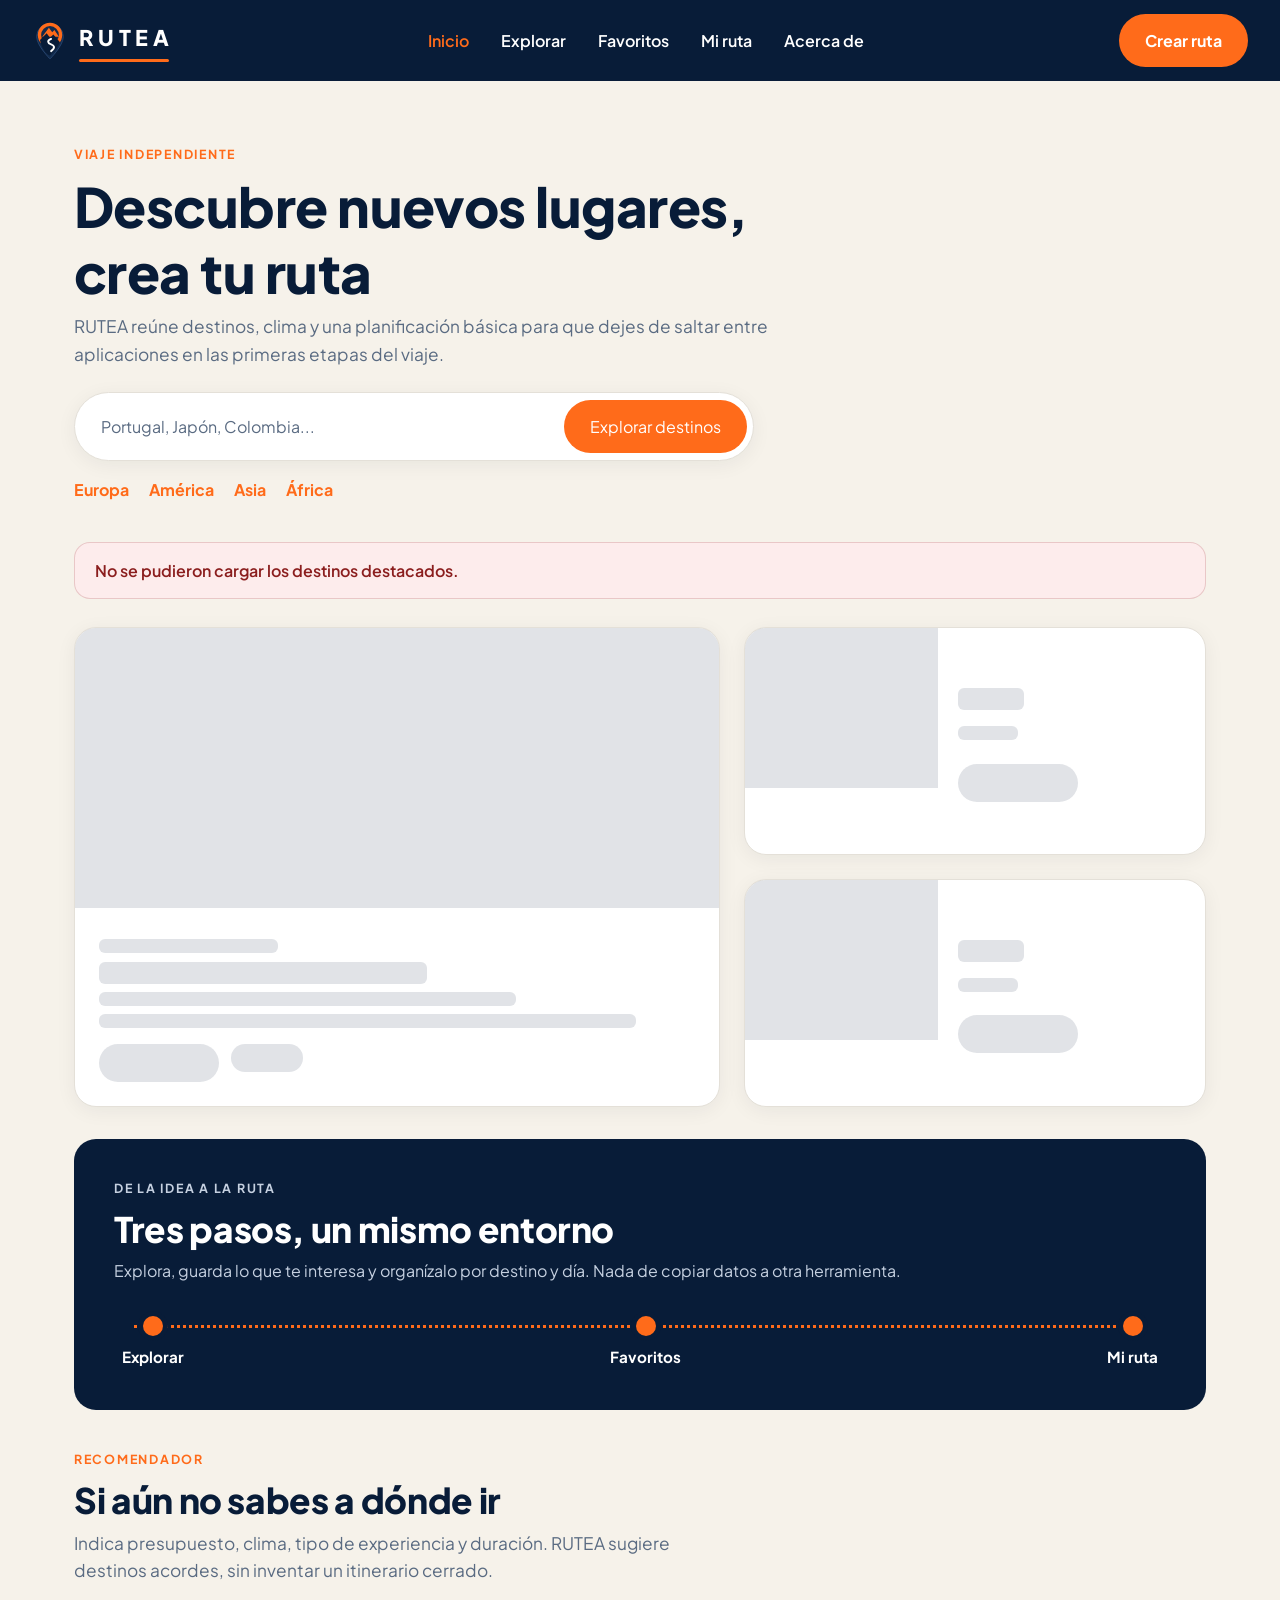
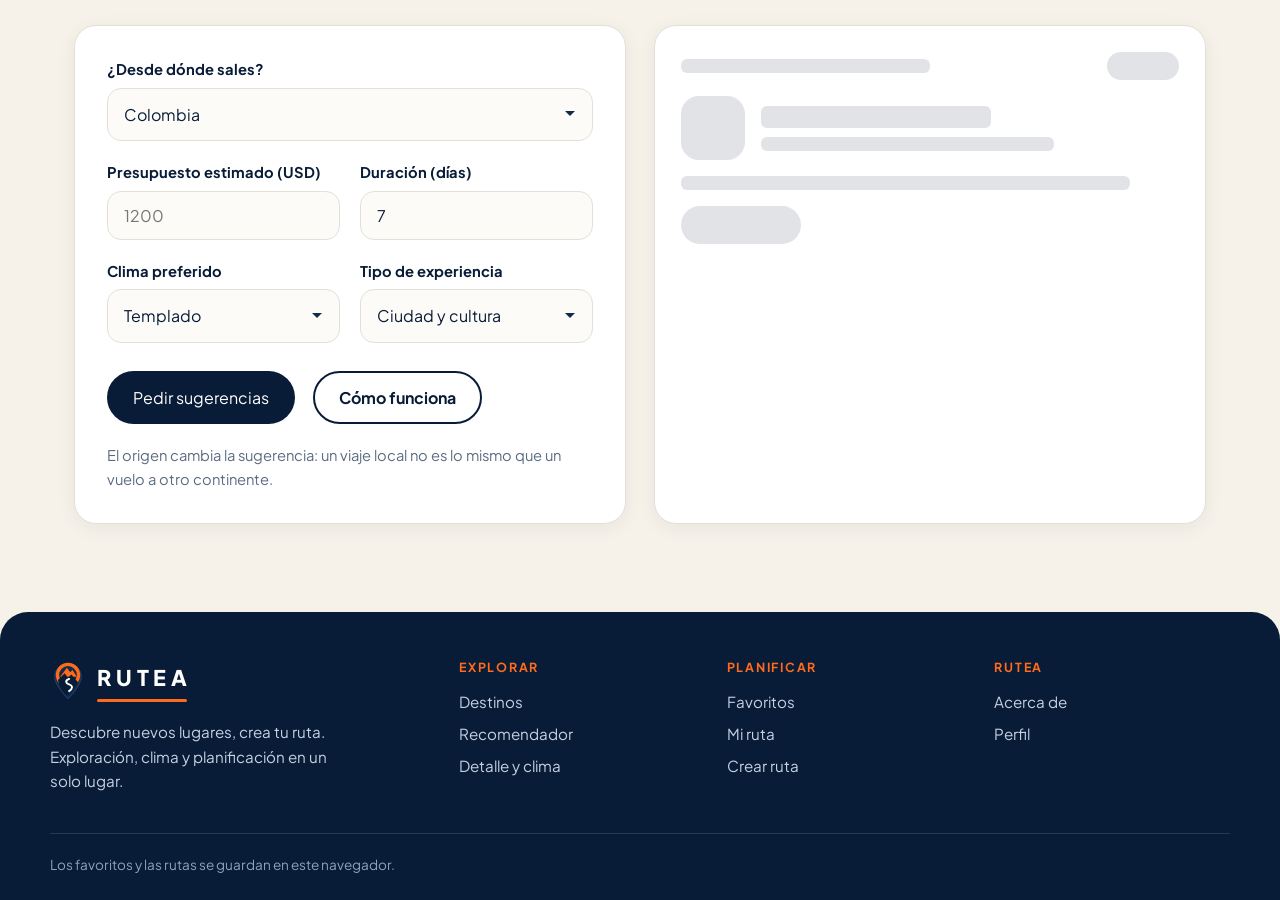
<file: index.html>
<!DOCTYPE html>
<html lang="es">
<head>
  <meta charset="UTF-8">
  <meta name="viewport" content="width=device-width, initial-scale=1">
  <title>RUTEA · Descubre nuevos lugares, crea tu ruta</title>
  <link rel="preconnect" href="https://fonts.googleapis.com">
  <link rel="preconnect" href="https://fonts.gstatic.com" crossorigin>
  <link href="https://fonts.googleapis.com/css2?family=Plus+Jakarta+Sans:wght@400;500;600;700;800&display=swap" rel="stylesheet">
  <link rel="stylesheet" href="styles.css">
</head>
<body>

<header class="navbar">
  <a href="index.html" class="brand" aria-label="RUTEA inicio">
    <svg class="brand-pin" viewBox="0 0 64 72" aria-hidden="true">
      <path d="M32 70C32 70 8 46 8 30a24 24 0 0 1 48 0c0 16-24 40-24 40Z" fill="#122B4D" stroke="#2C4A75" stroke-width="1.5"/>
      <circle cx="32" cy="27" r="19" fill="none" stroke="#FF6B1A" stroke-width="6"/>
      <path d="M18 30 30 14l6 8 4-4 8 12Z" fill="#FF6B1A"/>
      <path d="M14 36 26 24l6 8 6-6 12 14c-4 8-10 16-18 24C24 62 16 48 14 36Z" fill="#081C38"/>
      <path d="M34 34c-8 3-6 8 0 10s8 6 0 12" fill="none" stroke="#fff" stroke-width="3.5" stroke-linecap="round"/>
    </svg>
    <span class="brand-text">RUTEA<i></i></span>
  </a>
  <nav class="nav-links" aria-label="Principal">
    <a href="index.html" class="nav-link active">Inicio</a>
    <a href="explorar.html" class="nav-link">Explorar</a>
    <a href="favoritos.html" class="nav-link">Favoritos</a>
    <a href="mi-ruta.html" class="nav-link">Mi ruta</a>
    <a href="acerca.html" class="nav-link">Acerca de</a>
  </nav>
  <a href="crear-ruta.html" class="btn btn-orange nav-cta">Crear ruta</a>
</header>

<main class="container">

  <section class="hero">
    <p class="eyebrow">VIAJE INDEPENDIENTE</p>
    <h1>Descubre nuevos lugares, crea tu ruta</h1>
    <p class="lead">RUTEA reúne destinos, clima y una planificación básica para que dejes de saltar entre aplicaciones en las primeras etapas del viaje.</p>
    <form class="search-pill" action="explorar.html" method="get">
      <input type="text" name="q" placeholder="Portugal, Japón, Colombia..." aria-label="Buscar destino">
      <button type="submit" class="btn btn-orange">Explorar destinos</button>
    </form>
    <div class="mini-links">
      <a href="explorar.html?region=Europe" class="link-orange">Europa</a>
      <a href="explorar.html?region=Americas" class="link-orange">América</a>
      <a href="explorar.html?region=Asia" class="link-orange">Asia</a>
      <a href="explorar.html?region=Africa" class="link-orange">África</a>
    </div>
  </section>

  <section class="featured-grid" aria-label="Destinos destacados">

    <article class="card featured-big">
      <div class="media">
        <img class="photo" src="assets/destinations/PT.jpg" alt="Vista de Lisboa, Portugal" loading="lazy">
      </div>
      <div class="card-body">
        <p class="eyebrow">DESTACADO</p>
        <h2>Portugal</h2>
        <p class="meta">Lisboa · Europa · 10,3 millones de habitantes</p>
        <p>Capital, idiomas, moneda y clima actual en una sola ficha. El punto de partida más claro para armar una ruta atlántica.</p>
        <div class="actions">
          <a href="detalle-destino.html" class="btn btn-orange">Ver detalle</a>
          <a href="favoritos.html" class="link-orange">Agregar a favoritos</a>
        </div>
      </div>
    </article>

    <div class="featured-side">
      <article class="card featured-small">
        <div class="media">
          <img class="photo" src="assets/destinations/JP.jpg" alt="Templo en Kioto, Japón" loading="lazy">
        </div>
        <div class="card-body">
          <h3>Japón</h3>
          <p class="meta">Tokio · Asia</p>
          <span class="badge badge-blue">Tokio</span>
          <div class="actions"><a href="detalle-destino.html" class="btn btn-navy">Ver detalles</a></div>
        </div>
      </article>
      <article class="card featured-small">
        <div class="media">
          <img class="photo" src="assets/destinations/CO.jpg" alt="Lago de Guatapé, Colombia" loading="lazy">
        </div>
        <div class="card-body">
          <h3>Colombia</h3>
          <p class="meta">Bogotá · América</p>
          <span class="badge badge-blue">Bogotá</span>
          <div class="actions"><a href="detalle-destino.html" class="btn btn-navy">Ver detalles</a></div>
        </div>
      </article>
    </div>
  </section>

  <section class="banner-navy">
    <p class="eyebrow">DE LA IDEA A LA RUTA</p>
    <h2>Tres pasos, un mismo entorno</h2>
    <p>Explora, guarda lo que te interesa y organízalo por destino y día. Nada de copiar datos a otra herramienta.</p>
    <div class="steps-line" aria-label="Explorar, Favoritos, Mi ruta">
      <div class="step-node"><span class="dot"></span><b>Explorar</b></div>
      <div class="step-node"><span class="dot"></span><b>Favoritos</b></div>
      <div class="step-node"><span class="dot"></span><b>Mi ruta</b></div>
    </div>
  </section>

  <section id="recomendador" class="recomendador-block bottom-block">
    <div class="recomendador-intro">
      <p class="eyebrow">RECOMENDADOR</p>
      <h2>Si aún no sabes a dónde ir</h2>
      <p class="lead">Indica presupuesto, clima, tipo de experiencia y duración. RUTEA sugiere destinos acordes, sin inventar un itinerario cerrado.</p>
    </div>

    <div class="two-col recomendador-grid">
      <form id="recommend-form" class="card form-card recommend-form" novalidate>
        <div class="field">
          <label for="rec-origen">¿Desde dónde sales?</label>
          <select id="rec-origen" name="origen" required>
            <option value="CO" selected>Colombia</option>
            <option value="MX">México</option>
            <option value="AR">Argentina</option>
            <option value="PE">Perú</option>
            <option value="BR">Brasil</option>
            <option value="CL">Chile</option>
            <option value="US">Estados Unidos</option>
            <option value="ES">España</option>
          </select>
        </div>
        <div class="field-row">
          <div class="field">
            <label for="rec-presupuesto">Presupuesto estimado (USD)</label>
            <input id="rec-presupuesto" name="presupuesto" type="number" min="1" step="10" placeholder="1200" required>
          </div>
          <div class="field">
            <label for="rec-dias">Duración (días)</label>
            <input id="rec-dias" name="dias" type="number" min="1" max="60" value="7" required>
          </div>
        </div>
        <div class="field-row">
          <div class="field">
            <label for="rec-clima">Clima preferido</label>
            <select id="rec-clima" name="clima" required>
              <option value="calido">Cálido</option>
              <option value="templado" selected>Templado</option>
              <option value="frio">Frío</option>
            </select>
          </div>
          <div class="field">
            <label for="rec-experiencia">Tipo de experiencia</label>
            <select id="rec-experiencia" name="experiencia" required>
              <option value="ciudad" selected>Ciudad y cultura</option>
              <option value="naturaleza">Naturaleza</option>
              <option value="playa">Playa y relax</option>
              <option value="aventura">Aventura</option>
            </select>
          </div>
        </div>
        <div class="actions">
          <button type="submit" class="btn btn-navy">Pedir sugerencias</button>
          <a href="acerca.html" class="btn btn-outline">Cómo funciona</a>
        </div>
        <p class="meta recommend-hint">El origen cambia la sugerencia: un viaje local no es lo mismo que un vuelo a otro continente.</p>
      </form>

      <div class="card weather-card" aria-live="polite">
        <div class="card-head"><h3>Clima al salir</h3><span class="badge badge-peach">Origen</span></div>
        <p class="meta loading-msg">Cargando clima de la capital de origen…</p>
      </div>
    </div>

    <div id="recommend-results" class="recommend-results" hidden aria-live="polite"></div>
  </section>

</main>

<footer class="footer">
  <div class="footer-grid">
    <div class="footer-col">
      <a href="index.html" class="brand" aria-label="RUTEA inicio">
        <svg class="brand-pin" viewBox="0 0 64 72" aria-hidden="true">
          <path d="M32 70C32 70 8 46 8 30a24 24 0 0 1 48 0c0 16-24 40-24 40Z" fill="#122B4D" stroke="#2C4A75" stroke-width="1.5"/>
          <circle cx="32" cy="27" r="19" fill="none" stroke="#FF6B1A" stroke-width="6"/>
          <path d="M18 30 30 14l6 8 4-4 8 12Z" fill="#FF6B1A"/>
          <path d="M14 36 26 24l6 8 6-6 12 14c-4 8-10 16-18 24C24 62 16 48 14 36Z" fill="#081C38"/>
          <path d="M34 34c-8 3-6 8 0 10s8 6 0 12" fill="none" stroke="#fff" stroke-width="3.5" stroke-linecap="round"/>
        </svg>
        <span class="brand-text">RUTEA<i></i></span>
      </a>
      <p>Descubre nuevos lugares, crea tu ruta. Exploración, clima y planificación en un solo lugar.</p>
    </div>
    <div class="footer-col">
      <h4>EXPLORAR</h4>
      <a href="explorar.html">Destinos</a>
      <a href="index.html#recomendador">Recomendador</a>
      <a href="detalle-destino.html">Detalle y clima</a>
    </div>
    <div class="footer-col">
      <h4>PLANIFICAR</h4>
      <a href="favoritos.html">Favoritos</a>
      <a href="mi-ruta.html">Mi ruta</a>
      <a href="crear-ruta.html">Crear ruta</a>
    </div>
    <div class="footer-col">
      <h4>RUTEA</h4>
      <a href="acerca.html">Acerca de</a>
      <a href="perfil.html">Perfil</a>
    </div>
  </div>
  <p class="footer-bottom">Los favoritos y las rutas se guardan en este navegador.</p>
</footer>

<script type="module" src="js/pages/index.js"></script>
</body>
</html>
</file>
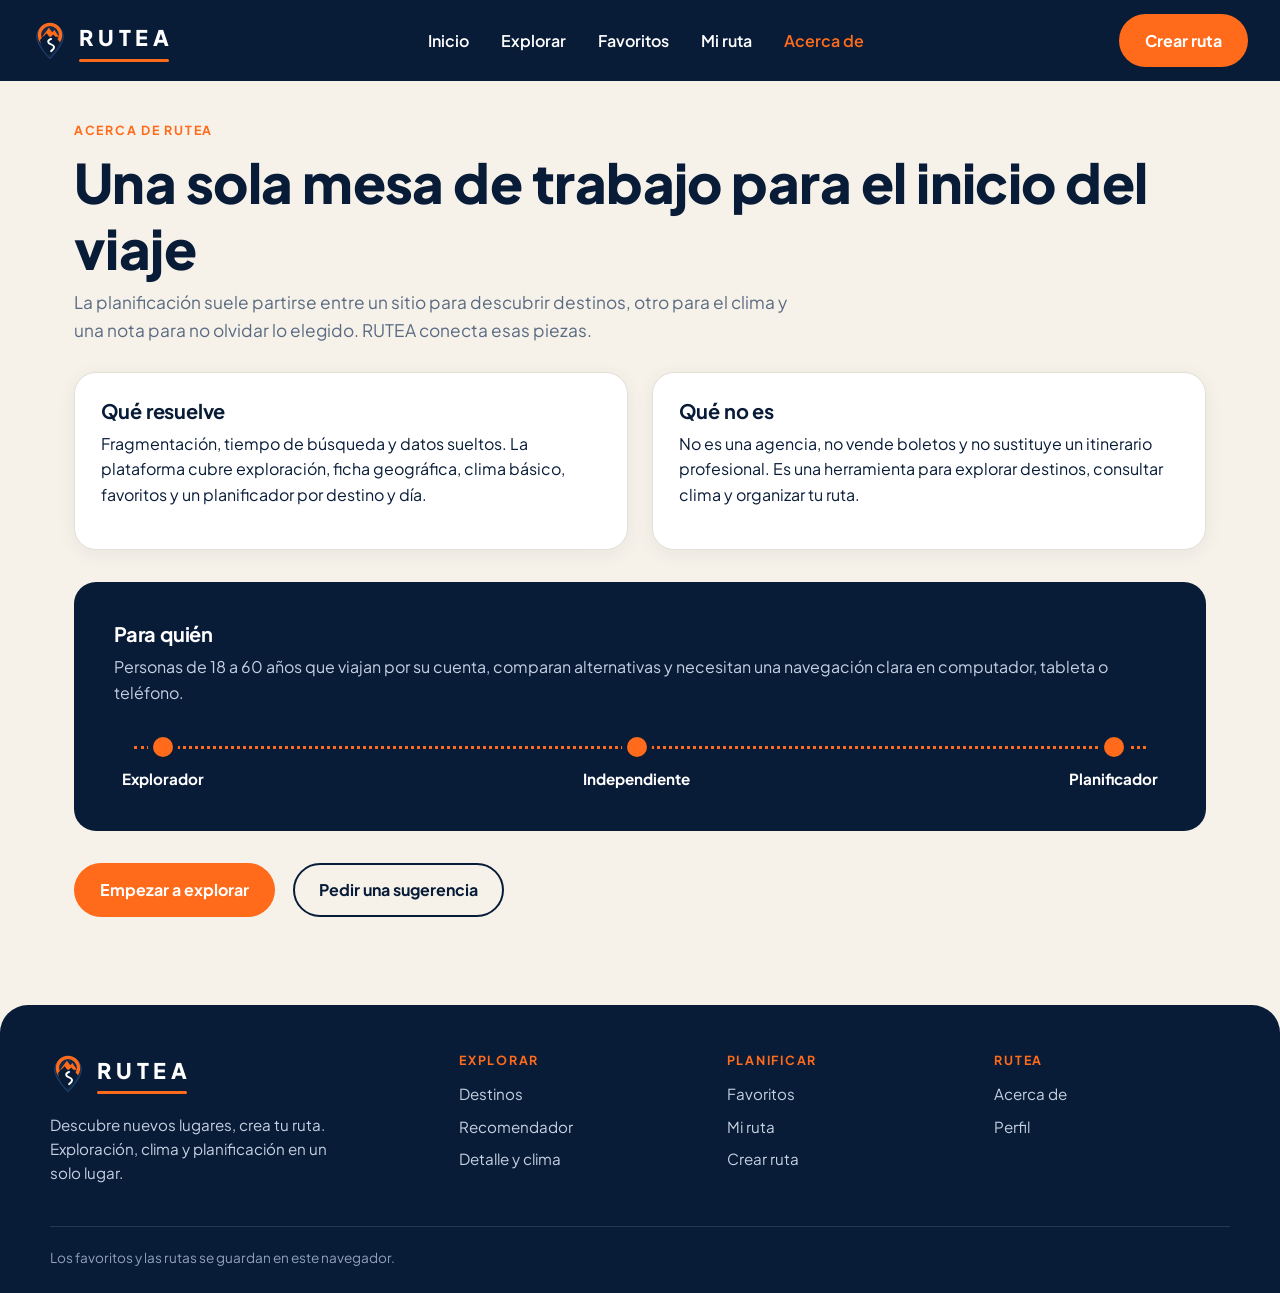
<file: acerca.html>
<!DOCTYPE html>
<html lang="es">
<head>
  <meta charset="UTF-8">
  <meta name="viewport" content="width=device-width, initial-scale=1">
  <title>Acerca de · RUTEA</title>
  <link rel="preconnect" href="https://fonts.googleapis.com">
  <link rel="preconnect" href="https://fonts.gstatic.com" crossorigin>
  <link href="https://fonts.googleapis.com/css2?family=Plus+Jakarta+Sans:wght@400;500;600;700;800&display=swap" rel="stylesheet">
  <link rel="stylesheet" href="styles.css">
</head>
<body>

<header class="navbar">
  <a href="index.html" class="brand" aria-label="RUTEA inicio">
    <svg class="brand-pin" viewBox="0 0 64 72" aria-hidden="true">
      <path d="M32 70C32 70 8 46 8 30a24 24 0 0 1 48 0c0 16-24 40-24 40Z" fill="#122B4D" stroke="#2C4A75" stroke-width="1.5"/>
      <circle cx="32" cy="27" r="19" fill="none" stroke="#FF6B1A" stroke-width="6"/>
      <path d="M18 30 30 14l6 8 4-4 8 12Z" fill="#FF6B1A"/>
      <path d="M14 36 26 24l6 8 6-6 12 14c-4 8-10 16-18 24C24 62 16 48 14 36Z" fill="#081C38"/>
      <path d="M34 34c-8 3-6 8 0 10s8 6 0 12" fill="none" stroke="#fff" stroke-width="3.5" stroke-linecap="round"/>
    </svg>
    <span class="brand-text">RUTEA<i></i></span>
  </a>
  <nav class="nav-links" aria-label="Principal">
    <a href="index.html" class="nav-link">Inicio</a>
    <a href="explorar.html" class="nav-link">Explorar</a>
    <a href="favoritos.html" class="nav-link">Favoritos</a>
    <a href="mi-ruta.html" class="nav-link">Mi ruta</a>
    <a href="acerca.html" class="nav-link active">Acerca de</a>
  </nav>
  <a href="crear-ruta.html" class="btn btn-orange nav-cta">Crear ruta</a>
</header>

<main class="container">

  <header class="page-head">
    <p class="eyebrow">ACERCA DE RUTEA</p>
    <h1>Una sola mesa de trabajo para el inicio del viaje</h1>
    <p class="lead">La planificación suele partirse entre un sitio para descubrir destinos, otro para el clima y una nota para no olvidar lo elegido. RUTEA conecta esas piezas.</p>
  </header>

  <div class="two-col">
    <article class="card">
      <h3>Qué resuelve</h3>
      <p>Fragmentación, tiempo de búsqueda y datos sueltos. La plataforma cubre exploración, ficha geográfica, clima básico, favoritos y un planificador por destino y día.</p>
    </article>
    <article class="card">
      <h3>Qué no es</h3>
      <p>No es una agencia, no vende boletos y no sustituye un itinerario profesional. Es una herramienta para explorar destinos, consultar clima y organizar tu ruta.</p>
    </article>
  </div>

  <section class="banner-navy">
    <h3>Para quién</h3>
    <p>Personas de 18 a 60 años que viajan por su cuenta, comparan alternativas y necesitan una navegación clara en computador, tableta o teléfono.</p>
    <div class="steps-line" aria-label="Explorador, Independiente, Planificador">
      <div class="step-node"><span class="dot"></span><b>Explorador</b></div>
      <div class="step-node"><span class="dot"></span><b>Independiente</b></div>
      <div class="step-node"><span class="dot"></span><b>Planificador</b></div>
    </div>
  </section>

  <div class="actions">
    <a href="explorar.html" class="btn btn-orange">Empezar a explorar</a>
    <a href="index.html#recomendador" class="btn btn-outline">Pedir una sugerencia</a>
  </div>
</main>

<footer class="footer">
  <div class="footer-grid">
    <div class="footer-col">
      <a href="index.html" class="brand" aria-label="RUTEA inicio">
        <svg class="brand-pin" viewBox="0 0 64 72" aria-hidden="true">
          <path d="M32 70C32 70 8 46 8 30a24 24 0 0 1 48 0c0 16-24 40-24 40Z" fill="#122B4D" stroke="#2C4A75" stroke-width="1.5"/>
          <circle cx="32" cy="27" r="19" fill="none" stroke="#FF6B1A" stroke-width="6"/>
          <path d="M18 30 30 14l6 8 4-4 8 12Z" fill="#FF6B1A"/>
          <path d="M14 36 26 24l6 8 6-6 12 14c-4 8-10 16-18 24C24 62 16 48 14 36Z" fill="#081C38"/>
          <path d="M34 34c-8 3-6 8 0 10s8 6 0 12" fill="none" stroke="#fff" stroke-width="3.5" stroke-linecap="round"/>
        </svg>
        <span class="brand-text">RUTEA<i></i></span>
      </a>
      <p>Descubre nuevos lugares, crea tu ruta. Exploración, clima y planificación en un solo lugar.</p>
    </div>
    <div class="footer-col">
      <h4>EXPLORAR</h4>
      <a href="explorar.html">Destinos</a>
      <a href="index.html#recomendador">Recomendador</a>
      <a href="detalle-destino.html">Detalle y clima</a>
    </div>
    <div class="footer-col">
      <h4>PLANIFICAR</h4>
      <a href="favoritos.html">Favoritos</a>
      <a href="mi-ruta.html">Mi ruta</a>
      <a href="crear-ruta.html">Crear ruta</a>
    </div>
    <div class="footer-col">
      <h4>RUTEA</h4>
      <a href="acerca.html">Acerca de</a>
      <a href="perfil.html">Perfil</a>
    </div>
  </div>
  <p class="footer-bottom">Los favoritos y las rutas se guardan en este navegador.</p>
</footer>

</body>
</html>
</file>
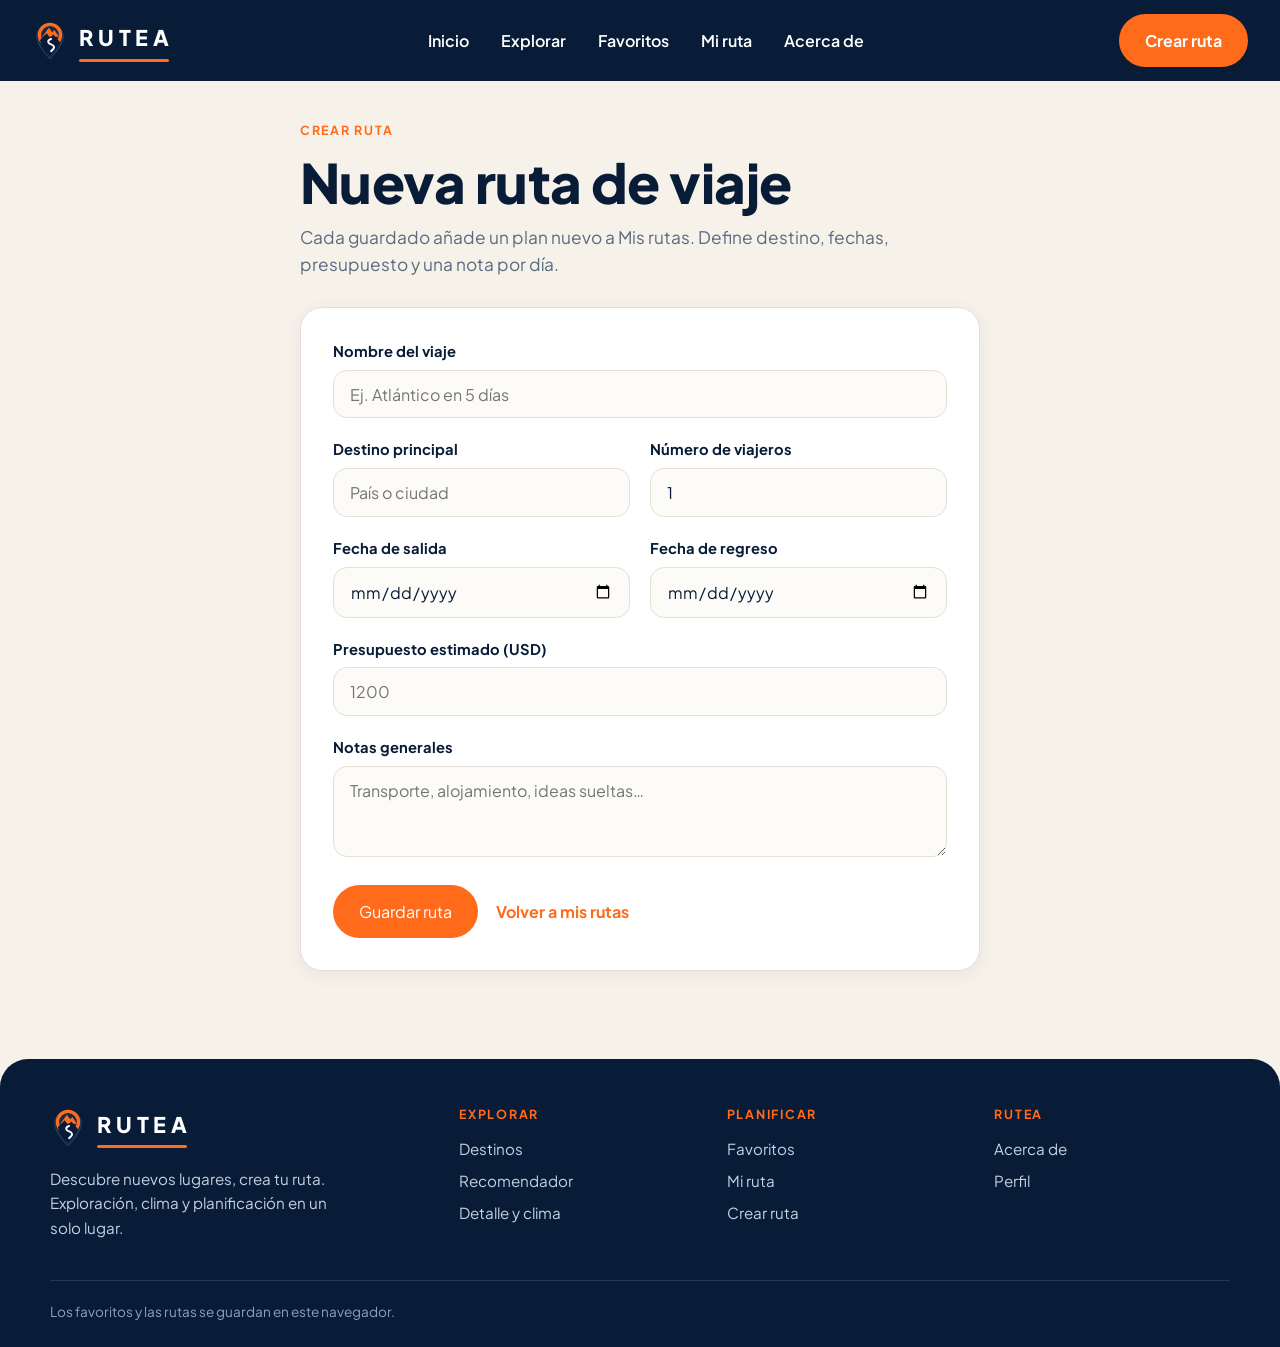
<file: crear-ruta.html>
<!DOCTYPE html>
<html lang="es">
<head>
  <meta charset="UTF-8">
  <meta name="viewport" content="width=device-width, initial-scale=1">
  <title>Crear ruta · RUTEA</title>
  <link rel="preconnect" href="https://fonts.googleapis.com">
  <link rel="preconnect" href="https://fonts.gstatic.com" crossorigin>
  <link href="https://fonts.googleapis.com/css2?family=Plus+Jakarta+Sans:wght@400;500;600;700;800&display=swap" rel="stylesheet">
  <link rel="stylesheet" href="styles.css">
</head>
<body>

<header class="navbar">
  <a href="index.html" class="brand" aria-label="RUTEA inicio">
    <svg class="brand-pin" viewBox="0 0 64 72" aria-hidden="true">
      <path d="M32 70C32 70 8 46 8 30a24 24 0 0 1 48 0c0 16-24 40-24 40Z" fill="#122B4D" stroke="#2C4A75" stroke-width="1.5"/>
      <circle cx="32" cy="27" r="19" fill="none" stroke="#FF6B1A" stroke-width="6"/>
      <path d="M18 30 30 14l6 8 4-4 8 12Z" fill="#FF6B1A"/>
      <path d="M14 36 26 24l6 8 6-6 12 14c-4 8-10 16-18 24C24 62 16 48 14 36Z" fill="#081C38"/>
      <path d="M34 34c-8 3-6 8 0 10s8 6 0 12" fill="none" stroke="#fff" stroke-width="3.5" stroke-linecap="round"/>
    </svg>
    <span class="brand-text">RUTEA<i></i></span>
  </a>
  <nav class="nav-links" aria-label="Principal">
    <a href="index.html" class="nav-link">Inicio</a>
    <a href="explorar.html" class="nav-link">Explorar</a>
    <a href="favoritos.html" class="nav-link">Favoritos</a>
    <a href="mi-ruta.html" class="nav-link">Mi ruta</a>
    <a href="acerca.html" class="nav-link">Acerca de</a>
  </nav>
  <a href="crear-ruta.html" class="btn btn-orange nav-cta">Crear ruta</a>
</header>

<main class="container">

  <header class="page-head">
    <p class="eyebrow">CREAR RUTA</p>
    <h1>Nueva ruta de viaje</h1>
    <p class="lead">Cada guardado añade un plan nuevo a Mis rutas (salvo que estés editando uno existente). Define destino, fechas, presupuesto y una nota por día.</p>
  </header>

  <form id="route-form" class="card form-card" novalidate>
    <input type="hidden" name="code" id="f-code" value="">

    <div class="field">
      <label for="f-nombre">Nombre del viaje</label>
      <input id="f-nombre" name="nombre" type="text" placeholder="Ej. Atlántico en 5 días" required>
    </div>

    <div class="field-row">
      <div class="field">
        <label for="f-destino">Destino principal</label>
        <input id="f-destino" name="destino" type="text" list="destinos-list" placeholder="País o ciudad" required autocomplete="off">
        <datalist id="destinos-list"></datalist>
      </div>
      <div class="field">
        <label for="f-viajeros">Número de viajeros</label>
        <input id="f-viajeros" name="viajeros" type="number" min="1" value="1" required>
      </div>
    </div>

    <div class="field-row">
      <div class="field">
        <label for="f-salida">Fecha de salida</label>
        <input id="f-salida" name="salida" type="date" required>
      </div>
      <div class="field">
        <label for="f-regreso">Fecha de regreso</label>
        <input id="f-regreso" name="regreso" type="date" required>
      </div>
    </div>

    <div class="field">
      <label for="f-presupuesto">Presupuesto estimado (USD)</label>
      <input id="f-presupuesto" name="presupuesto" type="number" min="0" step="1" placeholder="1200" required>
    </div>

    <div class="field">
      <label for="f-comentarios">Notas generales</label>
      <textarea id="f-comentarios" name="comentarios" rows="3" placeholder="Transporte, alojamiento, ideas sueltas…"></textarea>
    </div>

    <div class="days-editor" id="days-editor" hidden>
      <h3>Plan por día</h3>
      <p class="meta">Se genera según las fechas. Ajusta las notas de cada jornada.</p>
      <div class="days-fields" id="days-fields"></div>
    </div>

    <div class="actions">
      <button type="submit" class="btn btn-orange">Guardar ruta</button>
      <a href="mi-ruta.html" class="link-orange">Volver a mis rutas</a>
    </div>
  </form>
</main>

<footer class="footer">
  <div class="footer-grid">
    <div class="footer-col">
      <a href="index.html" class="brand" aria-label="RUTEA inicio">
        <svg class="brand-pin" viewBox="0 0 64 72" aria-hidden="true">
          <path d="M32 70C32 70 8 46 8 30a24 24 0 0 1 48 0c0 16-24 40-24 40Z" fill="#122B4D" stroke="#2C4A75" stroke-width="1.5"/>
          <circle cx="32" cy="27" r="19" fill="none" stroke="#FF6B1A" stroke-width="6"/>
          <path d="M18 30 30 14l6 8 4-4 8 12Z" fill="#FF6B1A"/>
          <path d="M14 36 26 24l6 8 6-6 12 14c-4 8-10 16-18 24C24 62 16 48 14 36Z" fill="#081C38"/>
          <path d="M34 34c-8 3-6 8 0 10s8 6 0 12" fill="none" stroke="#fff" stroke-width="3.5" stroke-linecap="round"/>
        </svg>
        <span class="brand-text">RUTEA<i></i></span>
      </a>
      <p>Descubre nuevos lugares, crea tu ruta. Exploración, clima y planificación en un solo lugar.</p>
    </div>
    <div class="footer-col">
      <h4>EXPLORAR</h4>
      <a href="explorar.html">Destinos</a>
      <a href="index.html#recomendador">Recomendador</a>
      <a href="detalle-destino.html">Detalle y clima</a>
    </div>
    <div class="footer-col">
      <h4>PLANIFICAR</h4>
      <a href="favoritos.html">Favoritos</a>
      <a href="mi-ruta.html">Mi ruta</a>
      <a href="crear-ruta.html">Crear ruta</a>
    </div>
    <div class="footer-col">
      <h4>RUTEA</h4>
      <a href="acerca.html">Acerca de</a>
      <a href="perfil.html">Perfil</a>
    </div>
  </div>
  <p class="footer-bottom">Los favoritos y las rutas se guardan en este navegador.</p>
</footer>

<script type="module" src="js/pages/crear-ruta.js"></script>
</body>
</html>
</file>
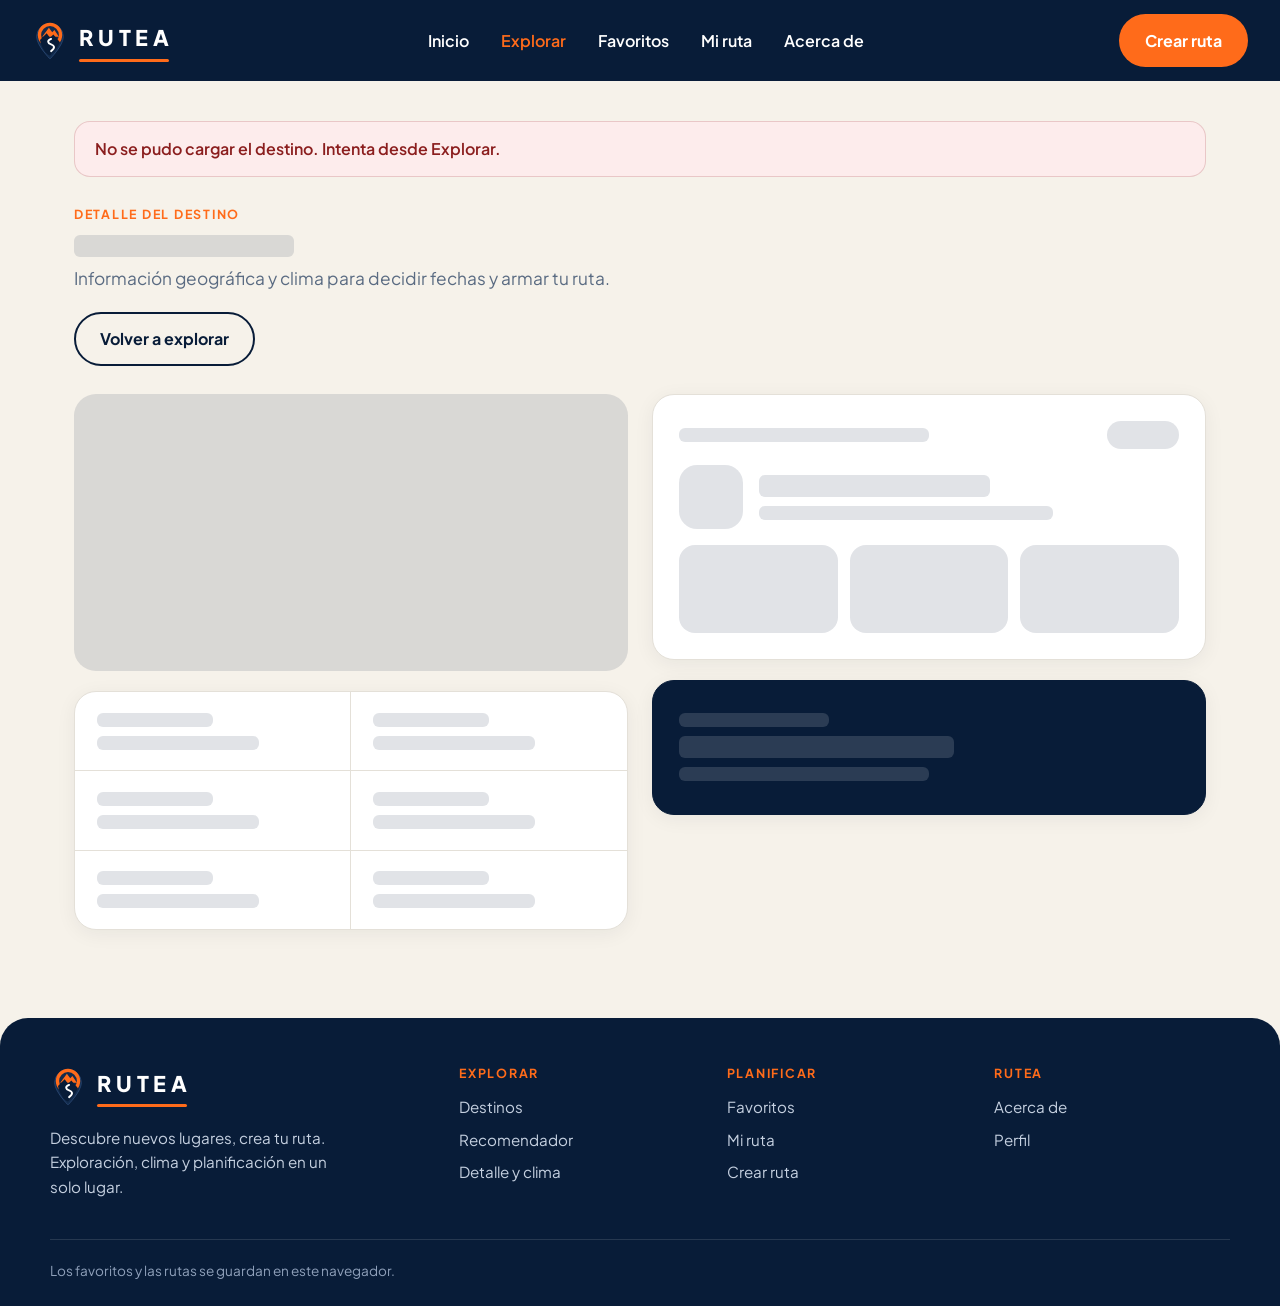
<file: detalle-destino.html>
<!DOCTYPE html>
<html lang="es">
<head>
  <meta charset="UTF-8">
  <meta name="viewport" content="width=device-width, initial-scale=1">
  <title>Portugal · Detalle del destino · RUTEA</title>
  <link rel="preconnect" href="https://fonts.googleapis.com">
  <link rel="preconnect" href="https://fonts.gstatic.com" crossorigin>
  <link href="https://fonts.googleapis.com/css2?family=Plus+Jakarta+Sans:wght@400;500;600;700;800&display=swap" rel="stylesheet">
  <link rel="stylesheet" href="styles.css">
</head>
<body>

<header class="navbar">
  <a href="index.html" class="brand" aria-label="RUTEA inicio">
    <svg class="brand-pin" viewBox="0 0 64 72" aria-hidden="true">
      <path d="M32 70C32 70 8 46 8 30a24 24 0 0 1 48 0c0 16-24 40-24 40Z" fill="#122B4D" stroke="#2C4A75" stroke-width="1.5"/>
      <circle cx="32" cy="27" r="19" fill="none" stroke="#FF6B1A" stroke-width="6"/>
      <path d="M18 30 30 14l6 8 4-4 8 12Z" fill="#FF6B1A"/>
      <path d="M14 36 26 24l6 8 6-6 12 14c-4 8-10 16-18 24C24 62 16 48 14 36Z" fill="#081C38"/>
      <path d="M34 34c-8 3-6 8 0 10s8 6 0 12" fill="none" stroke="#fff" stroke-width="3.5" stroke-linecap="round"/>
    </svg>
    <span class="brand-text">RUTEA<i></i></span>
  </a>
  <nav class="nav-links" aria-label="Principal">
    <a href="index.html" class="nav-link">Inicio</a>
    <a href="explorar.html" class="nav-link active">Explorar</a>
    <a href="favoritos.html" class="nav-link">Favoritos</a>
    <a href="mi-ruta.html" class="nav-link">Mi ruta</a>
    <a href="acerca.html" class="nav-link">Acerca de</a>
  </nav>
  <a href="crear-ruta.html" class="btn btn-orange nav-cta">Crear ruta</a>
</header>

<main class="container">

  <div class="alert" hidden>Cargando destino…</div>

  <header class="page-head">
    <p class="eyebrow">DETALLE DEL DESTINO</p>
    <h1><span class="flag"></span> Cargando…</h1>
    <p class="lead">Información geográfica y clima para decidir fechas y armar tu ruta.</p>
    <div class="actions">
      <a href="explorar.html" class="btn btn-outline">Volver a explorar</a>
    </div>
  </header>

  <div class="two-col detail-grid">

    <div class="stack">
      <img class="photo photo-wide" src="assets/destinations/PT.jpg" alt="Panorámica de Lisboa, Portugal">
      <div class="card info-grid">
        <div class="info-cell"><span>Capital</span><b>Lisboa</b></div>
        <div class="info-cell"><span>Región</span><b>Europa</b></div>
        <div class="info-cell"><span>Población</span><b>10,3 millones</b></div>
        <div class="info-cell"><span>Idiomas</span><b>Portugués</b></div>
        <div class="info-cell"><span>Moneda</span><b>Euro (EUR)</b></div>
        <div class="info-cell"><span>Ubicación</span><b>38.72° N, 9.14° O</b></div>
      </div>
    </div>

    <div class="stack">

      <div class="card">
        <div class="card-head"><h3>Clima en Lisboa</h3><span class="badge badge-peach">Hoy</span></div>
        <div class="weather-now">
          <span class="dot-big"></span>
          <div><strong class="temp">22°</strong><span class="meta">Parcialmente nublado · 58 % humedad</span></div>
        </div>
        <h4>Pronóstico básico</h4>
        <div class="forecast">
          <div class="mini-card"><span>Mañana</span><b>21°</b><small>Nubes</small></div>
          <div class="mini-card"><span>Mié</span><b>19°</b><small>Lluvia breve</small></div>
          <div class="mini-card"><span>Jue</span><b>23°</b><small>Soleado</small></div>
        </div>
      </div>

      <div class="card card-dark">
        <p class="eyebrow">Ubicación geográfica</p>
        <h3>Lisboa, Portugal</h3>
        <p class="coords">Lat 38.7169 · Lon -9.1399</p>
      </div>
    </div>
  </div>
</main>

<footer class="footer">
  <div class="footer-grid">
    <div class="footer-col">
      <a href="index.html" class="brand" aria-label="RUTEA inicio">
        <svg class="brand-pin" viewBox="0 0 64 72" aria-hidden="true">
          <path d="M32 70C32 70 8 46 8 30a24 24 0 0 1 48 0c0 16-24 40-24 40Z" fill="#122B4D" stroke="#2C4A75" stroke-width="1.5"/>
          <circle cx="32" cy="27" r="19" fill="none" stroke="#FF6B1A" stroke-width="6"/>
          <path d="M18 30 30 14l6 8 4-4 8 12Z" fill="#FF6B1A"/>
          <path d="M14 36 26 24l6 8 6-6 12 14c-4 8-10 16-18 24C24 62 16 48 14 36Z" fill="#081C38"/>
          <path d="M34 34c-8 3-6 8 0 10s8 6 0 12" fill="none" stroke="#fff" stroke-width="3.5" stroke-linecap="round"/>
        </svg>
        <span class="brand-text">RUTEA<i></i></span>
      </a>
      <p>Descubre nuevos lugares, crea tu ruta. Exploración, clima y planificación en un solo lugar.</p>
    </div>
    <div class="footer-col">
      <h4>EXPLORAR</h4>
      <a href="explorar.html">Destinos</a>
      <a href="index.html#recomendador">Recomendador</a>
      <a href="detalle-destino.html">Detalle y clima</a>
    </div>
    <div class="footer-col">
      <h4>PLANIFICAR</h4>
      <a href="favoritos.html">Favoritos</a>
      <a href="mi-ruta.html">Mi ruta</a>
      <a href="crear-ruta.html">Crear ruta</a>
    </div>
    <div class="footer-col">
      <h4>RUTEA</h4>
      <a href="acerca.html">Acerca de</a>
      <a href="perfil.html">Perfil</a>
    </div>
  </div>
  <p class="footer-bottom">Los favoritos y las rutas se guardan en este navegador.</p>
</footer>

<script type="module" src="js/pages/detalle-destino.js"></script>
</body>
</html>
</file>
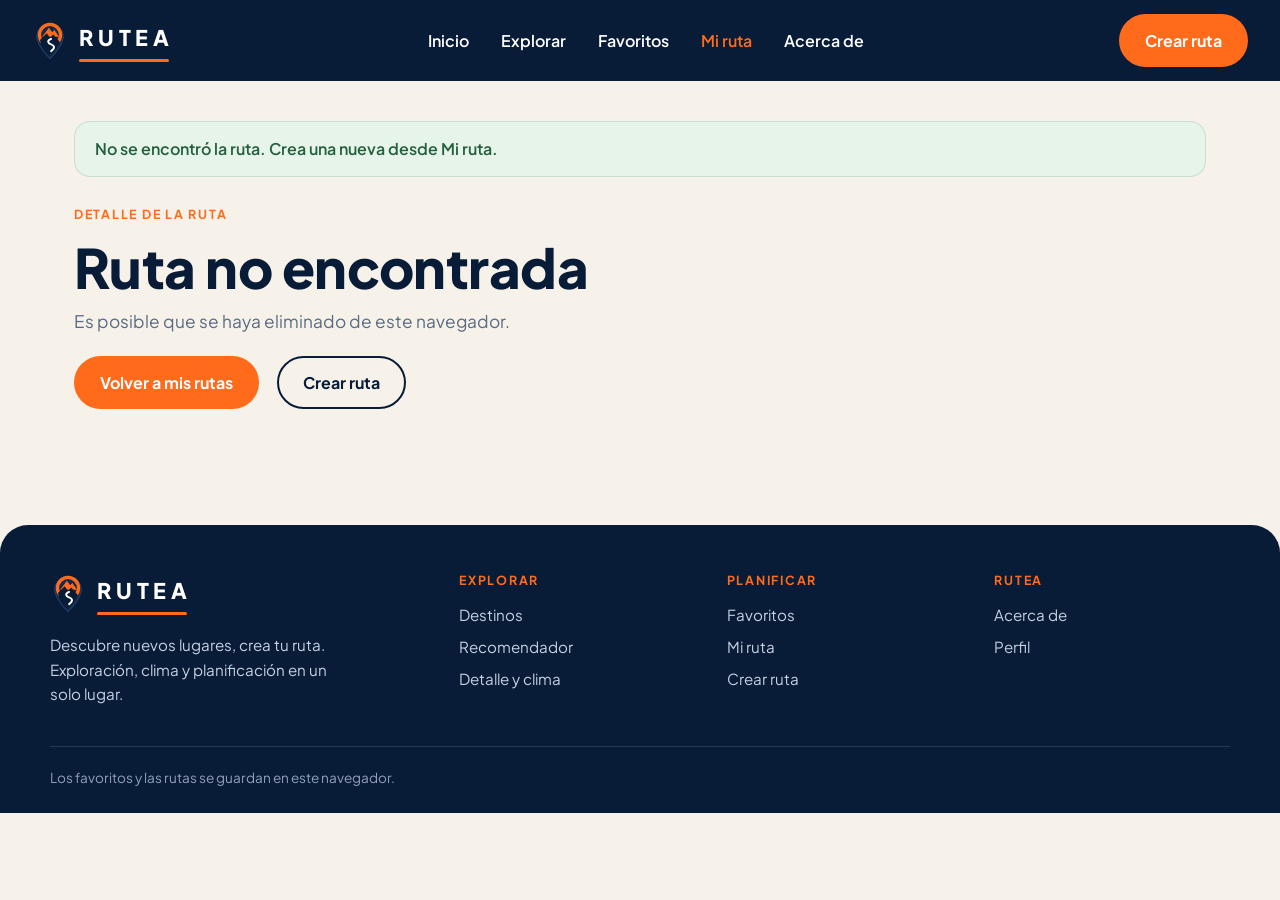
<file: detalle-ruta.html>
<!DOCTYPE html>
<html lang="es">
<head>
  <meta charset="UTF-8">
  <meta name="viewport" content="width=device-width, initial-scale=1">
  <title>Detalle de la ruta · RUTEA</title>
  <link rel="preconnect" href="https://fonts.googleapis.com">
  <link rel="preconnect" href="https://fonts.gstatic.com" crossorigin>
  <link href="https://fonts.googleapis.com/css2?family=Plus+Jakarta+Sans:wght@400;500;600;700;800&display=swap" rel="stylesheet">
  <link rel="stylesheet" href="styles.css">
</head>
<body>

<header class="navbar">
  <a href="index.html" class="brand" aria-label="RUTEA inicio">
    <svg class="brand-pin" viewBox="0 0 64 72" aria-hidden="true">
      <path d="M32 70C32 70 8 46 8 30a24 24 0 0 1 48 0c0 16-24 40-24 40Z" fill="#122B4D" stroke="#2C4A75" stroke-width="1.5"/>
      <circle cx="32" cy="27" r="19" fill="none" stroke="#FF6B1A" stroke-width="6"/>
      <path d="M18 30 30 14l6 8 4-4 8 12Z" fill="#FF6B1A"/>
      <path d="M14 36 26 24l6 8 6-6 12 14c-4 8-10 16-18 24C24 62 16 48 14 36Z" fill="#081C38"/>
      <path d="M34 34c-8 3-6 8 0 10s8 6 0 12" fill="none" stroke="#fff" stroke-width="3.5" stroke-linecap="round"/>
    </svg>
    <span class="brand-text">RUTEA<i></i></span>
  </a>
  <nav class="nav-links" aria-label="Principal">
    <a href="index.html" class="nav-link">Inicio</a>
    <a href="explorar.html" class="nav-link">Explorar</a>
    <a href="favoritos.html" class="nav-link">Favoritos</a>
    <a href="mi-ruta.html" class="nav-link active">Mi ruta</a>
    <a href="acerca.html" class="nav-link">Acerca de</a>
  </nav>
  <a href="crear-ruta.html" class="btn btn-orange nav-cta">Crear ruta</a>
</header>

<main class="container">

  <div class="alert" hidden>Ruta guardada en este navegador.</div>

  <header class="page-head">
    <p class="eyebrow">DETALLE DE LA RUTA</p>
    <h1>Cargando ruta…</h1>
    <p class="lead">Actividades agrupadas por día.</p>
    <div class="actions"></div>
  </header>

  <div class="two-col detail-grid">
    <ol class="timeline"></ol>

    <div class="card">
      <div class="card-head"><h3>Clima previsto</h3><span class="badge badge-peach">…</span></div>
      <p class="meta loading-msg">Cargando clima…</p>
    </div>
  </div>
</main>

<footer class="footer">
  <div class="footer-grid">
    <div class="footer-col">
      <a href="index.html" class="brand" aria-label="RUTEA inicio">
        <svg class="brand-pin" viewBox="0 0 64 72" aria-hidden="true">
          <path d="M32 70C32 70 8 46 8 30a24 24 0 0 1 48 0c0 16-24 40-24 40Z" fill="#122B4D" stroke="#2C4A75" stroke-width="1.5"/>
          <circle cx="32" cy="27" r="19" fill="none" stroke="#FF6B1A" stroke-width="6"/>
          <path d="M18 30 30 14l6 8 4-4 8 12Z" fill="#FF6B1A"/>
          <path d="M14 36 26 24l6 8 6-6 12 14c-4 8-10 16-18 24C24 62 16 48 14 36Z" fill="#081C38"/>
          <path d="M34 34c-8 3-6 8 0 10s8 6 0 12" fill="none" stroke="#fff" stroke-width="3.5" stroke-linecap="round"/>
        </svg>
        <span class="brand-text">RUTEA<i></i></span>
      </a>
      <p>Descubre nuevos lugares, crea tu ruta. Exploración, clima y planificación en un solo lugar.</p>
    </div>
    <div class="footer-col">
      <h4>EXPLORAR</h4>
      <a href="explorar.html">Destinos</a>
      <a href="index.html#recomendador">Recomendador</a>
      <a href="detalle-destino.html">Detalle y clima</a>
    </div>
    <div class="footer-col">
      <h4>PLANIFICAR</h4>
      <a href="favoritos.html">Favoritos</a>
      <a href="mi-ruta.html">Mi ruta</a>
      <a href="crear-ruta.html">Crear ruta</a>
    </div>
    <div class="footer-col">
      <h4>RUTEA</h4>
      <a href="acerca.html">Acerca de</a>
      <a href="perfil.html">Perfil</a>
    </div>
  </div>
  <p class="footer-bottom">Los favoritos y las rutas se guardan en este navegador.</p>
</footer>

<script type="module" src="js/pages/detalle-ruta.js"></script>
</body>
</html>
</file>
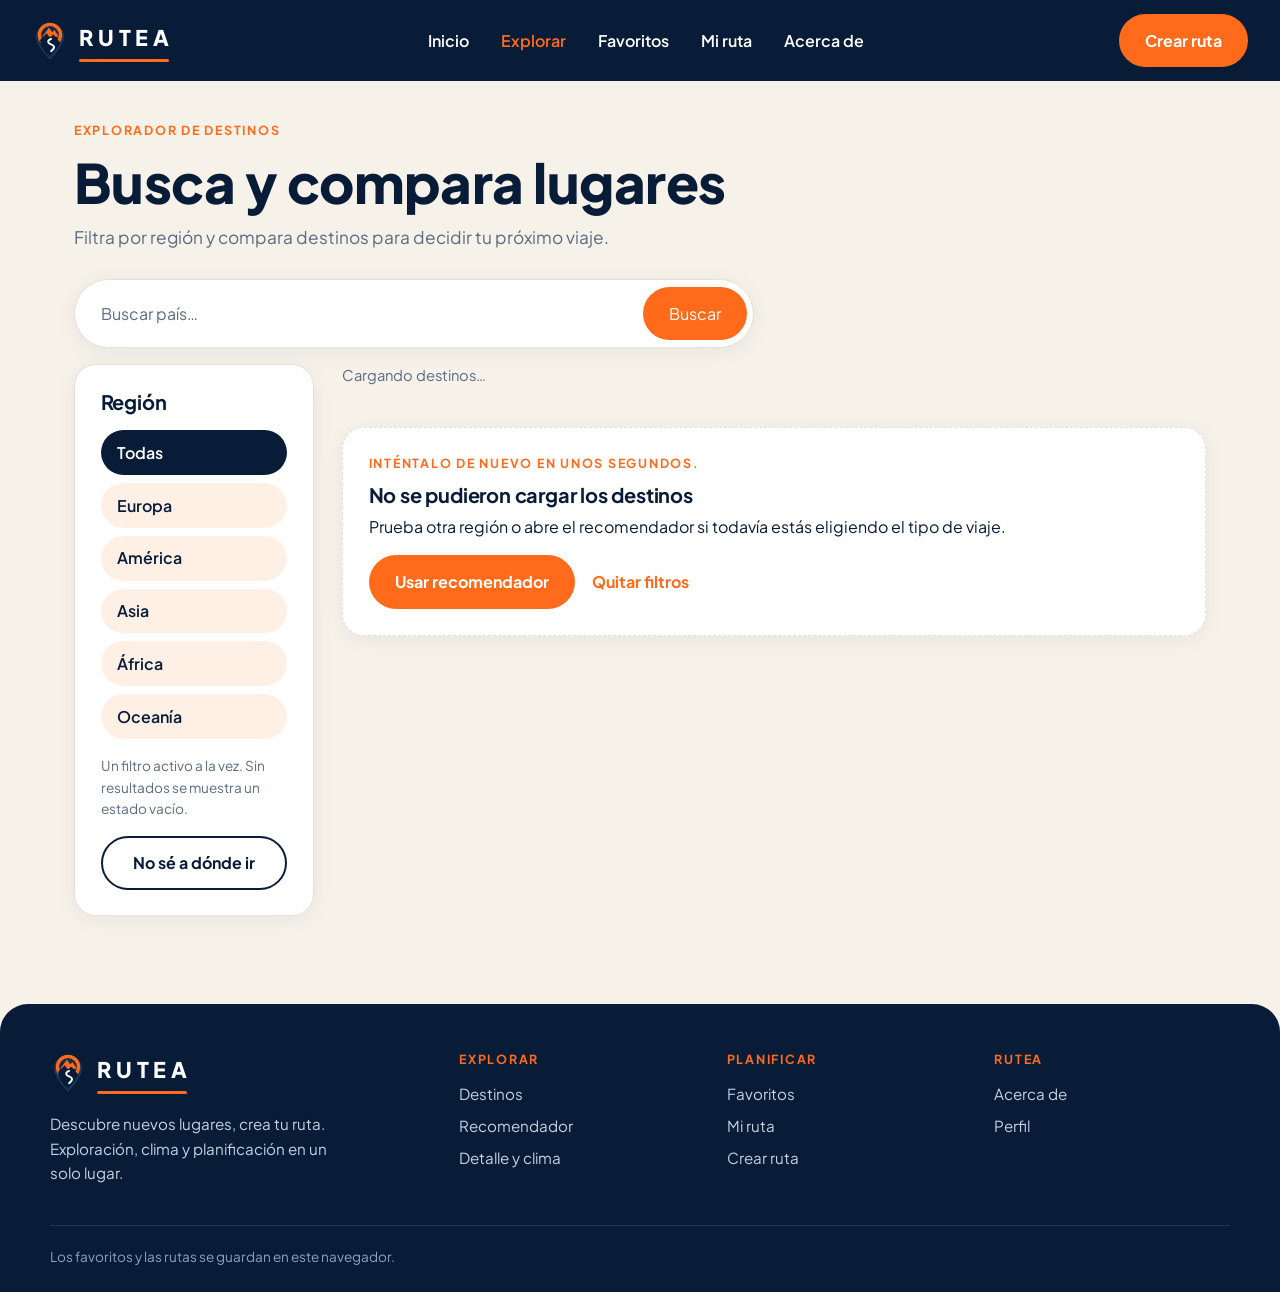
<file: explorar.html>
<!DOCTYPE html>
<html lang="es">
<head>
  <meta charset="UTF-8">
  <meta name="viewport" content="width=device-width, initial-scale=1">
  <title>Explorar destinos · RUTEA</title>
  <link rel="preconnect" href="https://fonts.googleapis.com">
  <link rel="preconnect" href="https://fonts.gstatic.com" crossorigin>
  <link href="https://fonts.googleapis.com/css2?family=Plus+Jakarta+Sans:wght@400;500;600;700;800&display=swap" rel="stylesheet">
  <link rel="stylesheet" href="styles.css">
</head>
<body>

<header class="navbar">
  <a href="index.html" class="brand" aria-label="RUTEA inicio">
    <svg class="brand-pin" viewBox="0 0 64 72" aria-hidden="true">
      <path d="M32 70C32 70 8 46 8 30a24 24 0 0 1 48 0c0 16-24 40-24 40Z" fill="#122B4D" stroke="#2C4A75" stroke-width="1.5"/>
      <circle cx="32" cy="27" r="19" fill="none" stroke="#FF6B1A" stroke-width="6"/>
      <path d="M18 30 30 14l6 8 4-4 8 12Z" fill="#FF6B1A"/>
      <path d="M14 36 26 24l6 8 6-6 12 14c-4 8-10 16-18 24C24 62 16 48 14 36Z" fill="#081C38"/>
      <path d="M34 34c-8 3-6 8 0 10s8 6 0 12" fill="none" stroke="#fff" stroke-width="3.5" stroke-linecap="round"/>
    </svg>
    <span class="brand-text">RUTEA<i></i></span>
  </a>
  <nav class="nav-links" aria-label="Principal">
    <a href="index.html" class="nav-link">Inicio</a>
    <a href="explorar.html" class="nav-link active">Explorar</a>
    <a href="favoritos.html" class="nav-link">Favoritos</a>
    <a href="mi-ruta.html" class="nav-link">Mi ruta</a>
    <a href="acerca.html" class="nav-link">Acerca de</a>
  </nav>
  <a href="crear-ruta.html" class="btn btn-orange nav-cta">Crear ruta</a>
</header>

<main class="container">

  <header class="page-head">
    <p class="eyebrow">EXPLORADOR DE DESTINOS</p>
    <h1>Busca y compara lugares</h1>
    <p class="lead">Filtra por región y compara destinos para decidir tu próximo viaje.</p>
  </header>
  <form class="search-pill" action="explorar.html" method="get">
    <input type="text" name="q" placeholder="Buscar país…" aria-label="Buscar destino" value="">
    <button type="submit" class="btn btn-orange">Buscar</button>
  </form>

  <div class="explore-layout">

    <aside class="card sidebar">
      <h3>Región</h3>
      <div class="pill-list">
        <a href="explorar.html" class="pill pill-active">Todas</a>
        <a href="explorar.html" class="pill">Europa</a>
        <a href="explorar.html" class="pill">América</a>
        <a href="explorar.html" class="pill">Asia</a>
        <a href="explorar.html" class="pill">África</a>
        <a href="explorar.html" class="pill">Oceanía</a>
      </div>
      <p class="note">Un filtro activo a la vez. Sin resultados se muestra un estado vacío.</p>
      <a href="index.html#recomendador" class="btn btn-outline btn-block">No sé a dónde ir</a>
    </aside>

    <div>
      <p class="meta results-count">Cargando destinos…</p>

      <div class="dest-grid" aria-busy="true">
        <article class="card dest-card sk-card" aria-hidden="true">
          <div class="media"><div class="sk-block sk-media"></div></div>
          <div class="card-body">
            <div class="sk-line sk-title"></div>
            <div class="sk-line sk-w-70"></div>
            <div class="sk-line sk-w-30"></div>
            <div class="sk-actions"><span class="sk-pill"></span></div>
          </div>
        </article>
        <article class="card dest-card sk-card" aria-hidden="true">
          <div class="media"><div class="sk-block sk-media"></div></div>
          <div class="card-body">
            <div class="sk-line sk-title"></div>
            <div class="sk-line sk-w-70"></div>
            <div class="sk-line sk-w-30"></div>
            <div class="sk-actions"><span class="sk-pill"></span></div>
          </div>
        </article>
        <article class="card dest-card sk-card" aria-hidden="true">
          <div class="media"><div class="sk-block sk-media"></div></div>
          <div class="card-body">
            <div class="sk-line sk-title"></div>
            <div class="sk-line sk-w-70"></div>
            <div class="sk-line sk-w-30"></div>
            <div class="sk-actions"><span class="sk-pill"></span></div>
          </div>
        </article>
        <article class="card dest-card sk-card" aria-hidden="true">
          <div class="media"><div class="sk-block sk-media"></div></div>
          <div class="card-body">
            <div class="sk-line sk-title"></div>
            <div class="sk-line sk-w-70"></div>
            <div class="sk-line sk-w-30"></div>
            <div class="sk-actions"><span class="sk-pill"></span></div>
          </div>
        </article>
        <article class="card dest-card sk-card" aria-hidden="true">
          <div class="media"><div class="sk-block sk-media"></div></div>
          <div class="card-body">
            <div class="sk-line sk-title"></div>
            <div class="sk-line sk-w-70"></div>
            <div class="sk-line sk-w-30"></div>
            <div class="sk-actions"><span class="sk-pill"></span></div>
          </div>
        </article>
        <article class="card dest-card sk-card" aria-hidden="true">
          <div class="media"><div class="sk-block sk-media"></div></div>
          <div class="card-body">
            <div class="sk-line sk-title"></div>
            <div class="sk-line sk-w-70"></div>
            <div class="sk-line sk-w-30"></div>
            <div class="sk-actions"><span class="sk-pill"></span></div>
          </div>
        </article>
      </div>

      <div class="card empty-card" hidden>
        <p class="eyebrow">ESTADO VACÍO</p>
        <h3>Sin coincidencias</h3>
        <p>Prueba otra región o abre el recomendador si todavía estás eligiendo el tipo de viaje.</p>
        <div class="actions">
          <a href="index.html#recomendador" class="btn btn-orange">Usar recomendador</a>
          <a href="explorar.html" class="link-orange">Quitar filtros</a>
        </div>
      </div>
    </div>
  </div>
</main>

<footer class="footer">
  <div class="footer-grid">
    <div class="footer-col">
      <a href="index.html" class="brand" aria-label="RUTEA inicio">
        <svg class="brand-pin" viewBox="0 0 64 72" aria-hidden="true">
          <path d="M32 70C32 70 8 46 8 30a24 24 0 0 1 48 0c0 16-24 40-24 40Z" fill="#122B4D" stroke="#2C4A75" stroke-width="1.5"/>
          <circle cx="32" cy="27" r="19" fill="none" stroke="#FF6B1A" stroke-width="6"/>
          <path d="M18 30 30 14l6 8 4-4 8 12Z" fill="#FF6B1A"/>
          <path d="M14 36 26 24l6 8 6-6 12 14c-4 8-10 16-18 24C24 62 16 48 14 36Z" fill="#081C38"/>
          <path d="M34 34c-8 3-6 8 0 10s8 6 0 12" fill="none" stroke="#fff" stroke-width="3.5" stroke-linecap="round"/>
        </svg>
        <span class="brand-text">RUTEA<i></i></span>
      </a>
      <p>Descubre nuevos lugares, crea tu ruta. Exploración, clima y planificación en un solo lugar.</p>
    </div>
    <div class="footer-col">
      <h4>EXPLORAR</h4>
      <a href="explorar.html">Destinos</a>
      <a href="index.html#recomendador">Recomendador</a>
      <a href="detalle-destino.html">Detalle y clima</a>
    </div>
    <div class="footer-col">
      <h4>PLANIFICAR</h4>
      <a href="favoritos.html">Favoritos</a>
      <a href="mi-ruta.html">Mi ruta</a>
      <a href="crear-ruta.html">Crear ruta</a>
    </div>
    <div class="footer-col">
      <h4>RUTEA</h4>
      <a href="acerca.html">Acerca de</a>
      <a href="perfil.html">Perfil</a>
    </div>
  </div>
  <p class="footer-bottom">Los favoritos y las rutas se guardan en este navegador.</p>
</footer>

<script type="module" src="js/pages/explorar.js"></script>
</body>
</html>
</file>
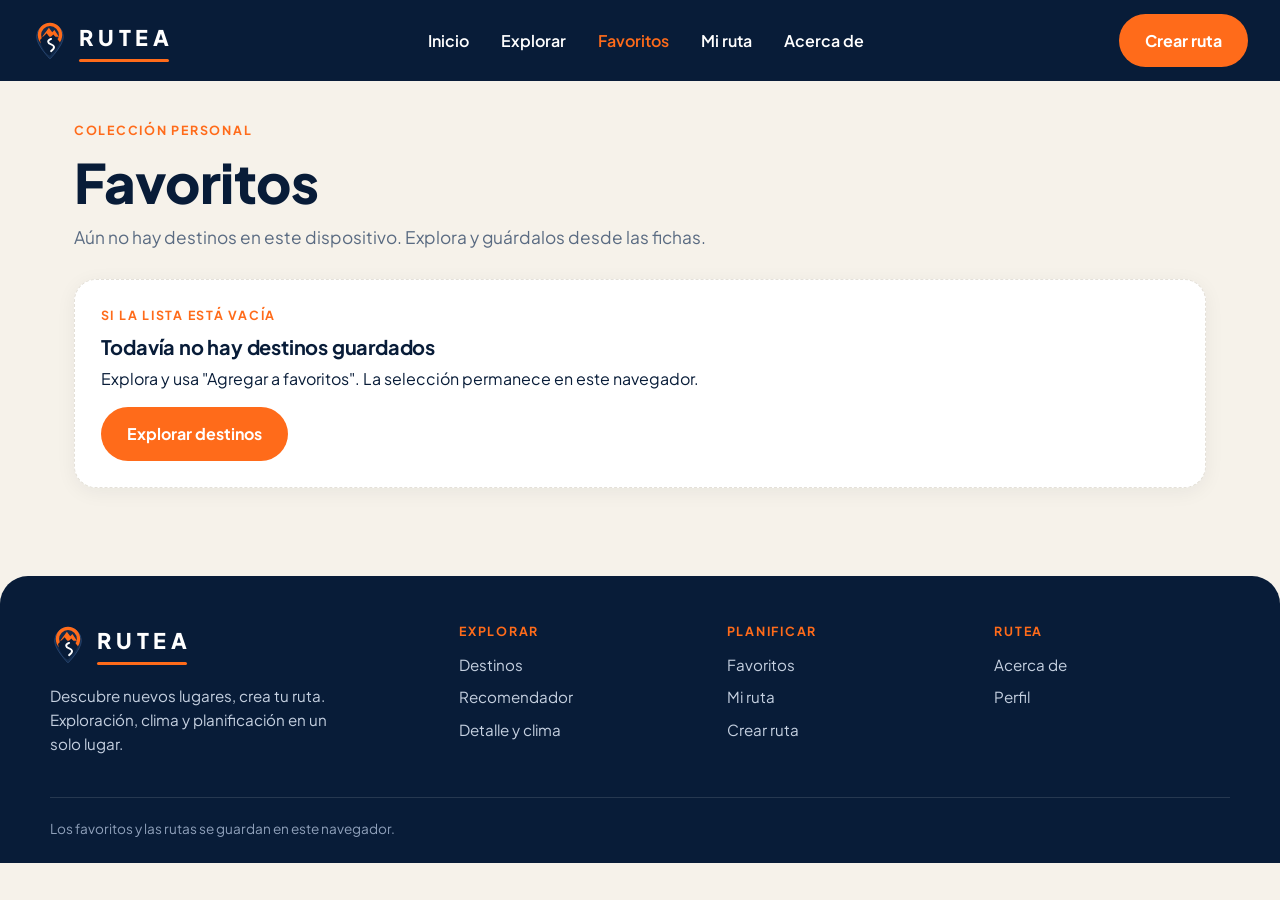
<file: favoritos.html>
<!DOCTYPE html>
<html lang="es">
<head>
  <meta charset="UTF-8">
  <meta name="viewport" content="width=device-width, initial-scale=1">
  <title>Favoritos · RUTEA</title>
  <link rel="preconnect" href="https://fonts.googleapis.com">
  <link rel="preconnect" href="https://fonts.gstatic.com" crossorigin>
  <link href="https://fonts.googleapis.com/css2?family=Plus+Jakarta+Sans:wght@400;500;600;700;800&display=swap" rel="stylesheet">
  <link rel="stylesheet" href="styles.css">
</head>
<body>

<header class="navbar">
  <a href="index.html" class="brand" aria-label="RUTEA inicio">
    <svg class="brand-pin" viewBox="0 0 64 72" aria-hidden="true">
      <path d="M32 70C32 70 8 46 8 30a24 24 0 0 1 48 0c0 16-24 40-24 40Z" fill="#122B4D" stroke="#2C4A75" stroke-width="1.5"/>
      <circle cx="32" cy="27" r="19" fill="none" stroke="#FF6B1A" stroke-width="6"/>
      <path d="M18 30 30 14l6 8 4-4 8 12Z" fill="#FF6B1A"/>
      <path d="M14 36 26 24l6 8 6-6 12 14c-4 8-10 16-18 24C24 62 16 48 14 36Z" fill="#081C38"/>
      <path d="M34 34c-8 3-6 8 0 10s8 6 0 12" fill="none" stroke="#fff" stroke-width="3.5" stroke-linecap="round"/>
    </svg>
    <span class="brand-text">RUTEA<i></i></span>
  </a>
  <nav class="nav-links" aria-label="Principal">
    <a href="index.html" class="nav-link">Inicio</a>
    <a href="explorar.html" class="nav-link">Explorar</a>
    <a href="favoritos.html" class="nav-link active">Favoritos</a>
    <a href="mi-ruta.html" class="nav-link">Mi ruta</a>
    <a href="acerca.html" class="nav-link">Acerca de</a>
  </nav>
  <a href="crear-ruta.html" class="btn btn-orange nav-cta">Crear ruta</a>
</header>

<main class="container">

  <header class="page-head">
    <p class="eyebrow">COLECCIÓN PERSONAL</p>
    <h1>Favoritos</h1>
    <p class="lead">Destinos guardados en este dispositivo. RUTEA evita duplicados con almacenamiento local.</p>
  </header>

  <div class="stack">
    <p class="meta loading-msg">Cargando favoritos…</p>
  </div>
</main>

<footer class="footer">
  <div class="footer-grid">
    <div class="footer-col">
      <a href="index.html" class="brand" aria-label="RUTEA inicio">
        <svg class="brand-pin" viewBox="0 0 64 72" aria-hidden="true">
          <path d="M32 70C32 70 8 46 8 30a24 24 0 0 1 48 0c0 16-24 40-24 40Z" fill="#122B4D" stroke="#2C4A75" stroke-width="1.5"/>
          <circle cx="32" cy="27" r="19" fill="none" stroke="#FF6B1A" stroke-width="6"/>
          <path d="M18 30 30 14l6 8 4-4 8 12Z" fill="#FF6B1A"/>
          <path d="M14 36 26 24l6 8 6-6 12 14c-4 8-10 16-18 24C24 62 16 48 14 36Z" fill="#081C38"/>
          <path d="M34 34c-8 3-6 8 0 10s8 6 0 12" fill="none" stroke="#fff" stroke-width="3.5" stroke-linecap="round"/>
        </svg>
        <span class="brand-text">RUTEA<i></i></span>
      </a>
      <p>Descubre nuevos lugares, crea tu ruta. Exploración, clima y planificación en un solo lugar.</p>
    </div>
    <div class="footer-col">
      <h4>EXPLORAR</h4>
      <a href="explorar.html">Destinos</a>
      <a href="index.html#recomendador">Recomendador</a>
      <a href="detalle-destino.html">Detalle y clima</a>
    </div>
    <div class="footer-col">
      <h4>PLANIFICAR</h4>
      <a href="favoritos.html">Favoritos</a>
      <a href="mi-ruta.html">Mi ruta</a>
      <a href="crear-ruta.html">Crear ruta</a>
    </div>
    <div class="footer-col">
      <h4>RUTEA</h4>
      <a href="acerca.html">Acerca de</a>
      <a href="perfil.html">Perfil</a>
    </div>
  </div>
  <p class="footer-bottom">Los favoritos y las rutas se guardan en este navegador.</p>
</footer>

<script type="module" src="js/pages/favoritos.js"></script>
</body>
</html>
</file>
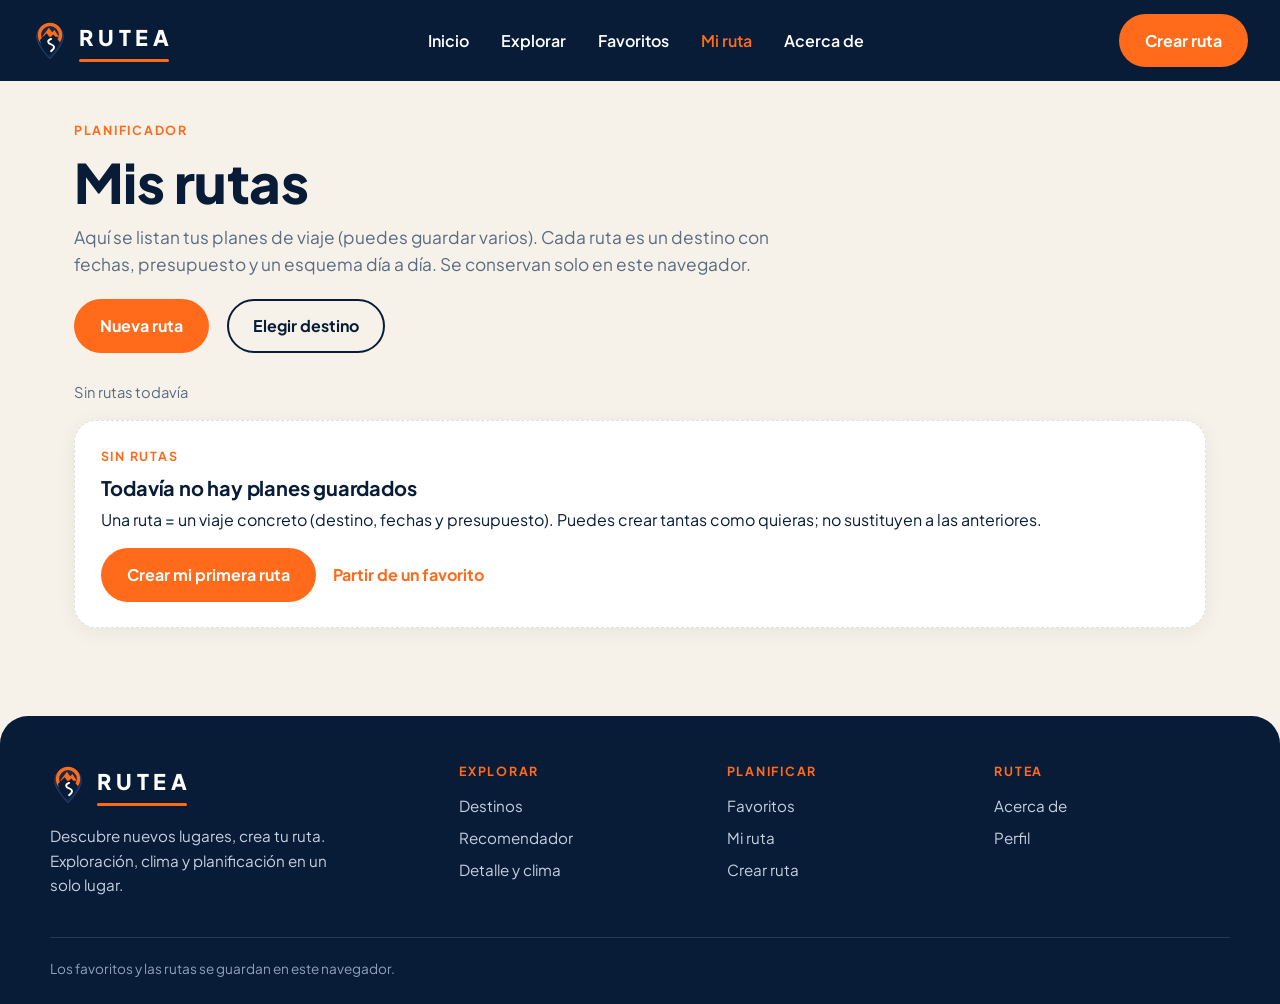
<file: mi-ruta.html>
<!DOCTYPE html>
<html lang="es">
<head>
  <meta charset="UTF-8">
  <meta name="viewport" content="width=device-width, initial-scale=1">
  <title>Mi ruta · RUTEA</title>
  <link rel="preconnect" href="https://fonts.googleapis.com">
  <link rel="preconnect" href="https://fonts.gstatic.com" crossorigin>
  <link href="https://fonts.googleapis.com/css2?family=Plus+Jakarta+Sans:wght@400;500;600;700;800&display=swap" rel="stylesheet">
  <link rel="stylesheet" href="styles.css">
</head>
<body>

<header class="navbar">
  <a href="index.html" class="brand" aria-label="RUTEA inicio">
    <svg class="brand-pin" viewBox="0 0 64 72" aria-hidden="true">
      <path d="M32 70C32 70 8 46 8 30a24 24 0 0 1 48 0c0 16-24 40-24 40Z" fill="#122B4D" stroke="#2C4A75" stroke-width="1.5"/>
      <circle cx="32" cy="27" r="19" fill="none" stroke="#FF6B1A" stroke-width="6"/>
      <path d="M18 30 30 14l6 8 4-4 8 12Z" fill="#FF6B1A"/>
      <path d="M14 36 26 24l6 8 6-6 12 14c-4 8-10 16-18 24C24 62 16 48 14 36Z" fill="#081C38"/>
      <path d="M34 34c-8 3-6 8 0 10s8 6 0 12" fill="none" stroke="#fff" stroke-width="3.5" stroke-linecap="round"/>
    </svg>
    <span class="brand-text">RUTEA<i></i></span>
  </a>
  <nav class="nav-links" aria-label="Principal">
    <a href="index.html" class="nav-link">Inicio</a>
    <a href="explorar.html" class="nav-link">Explorar</a>
    <a href="favoritos.html" class="nav-link">Favoritos</a>
    <a href="mi-ruta.html" class="nav-link active">Mi ruta</a>
    <a href="acerca.html" class="nav-link">Acerca de</a>
  </nav>
  <a href="crear-ruta.html" class="btn btn-orange nav-cta">Crear ruta</a>
</header>

<main class="container">

  <header class="page-head">
    <p class="eyebrow">PLANIFICADOR</p>
    <h1>Mis rutas</h1>
    <p class="lead">Aquí se listan tus planes de viaje (puedes guardar varios). Cada ruta es un destino con fechas, presupuesto y un esquema día a día. Se conservan solo en este navegador.</p>
    <div class="actions">
      <a href="crear-ruta.html" class="btn btn-orange">Nueva ruta</a>
      <a href="explorar.html" class="btn btn-outline">Elegir destino</a>
    </div>
  </header>

  <p class="meta results-count" id="routes-count">Cargando rutas…</p>
  <div class="stack">
    <p class="meta loading-msg">Cargando rutas…</p>
  </div>
</main>

<footer class="footer">
  <div class="footer-grid">
    <div class="footer-col">
      <a href="index.html" class="brand" aria-label="RUTEA inicio">
        <svg class="brand-pin" viewBox="0 0 64 72" aria-hidden="true">
          <path d="M32 70C32 70 8 46 8 30a24 24 0 0 1 48 0c0 16-24 40-24 40Z" fill="#122B4D" stroke="#2C4A75" stroke-width="1.5"/>
          <circle cx="32" cy="27" r="19" fill="none" stroke="#FF6B1A" stroke-width="6"/>
          <path d="M18 30 30 14l6 8 4-4 8 12Z" fill="#FF6B1A"/>
          <path d="M14 36 26 24l6 8 6-6 12 14c-4 8-10 16-18 24C24 62 16 48 14 36Z" fill="#081C38"/>
          <path d="M34 34c-8 3-6 8 0 10s8 6 0 12" fill="none" stroke="#fff" stroke-width="3.5" stroke-linecap="round"/>
        </svg>
        <span class="brand-text">RUTEA<i></i></span>
      </a>
      <p>Descubre nuevos lugares, crea tu ruta. Exploración, clima y planificación en un solo lugar.</p>
    </div>
    <div class="footer-col">
      <h4>EXPLORAR</h4>
      <a href="explorar.html">Destinos</a>
      <a href="index.html#recomendador">Recomendador</a>
      <a href="detalle-destino.html">Detalle y clima</a>
    </div>
    <div class="footer-col">
      <h4>PLANIFICAR</h4>
      <a href="favoritos.html">Favoritos</a>
      <a href="mi-ruta.html">Mi ruta</a>
      <a href="crear-ruta.html">Crear ruta</a>
    </div>
    <div class="footer-col">
      <h4>RUTEA</h4>
      <a href="acerca.html">Acerca de</a>
      <a href="perfil.html">Perfil</a>
    </div>
  </div>
  <p class="footer-bottom">Los favoritos y las rutas se guardan en este navegador.</p>
</footer>

<script type="module" src="js/pages/mi-ruta.js"></script>
</body>
</html>
</file>
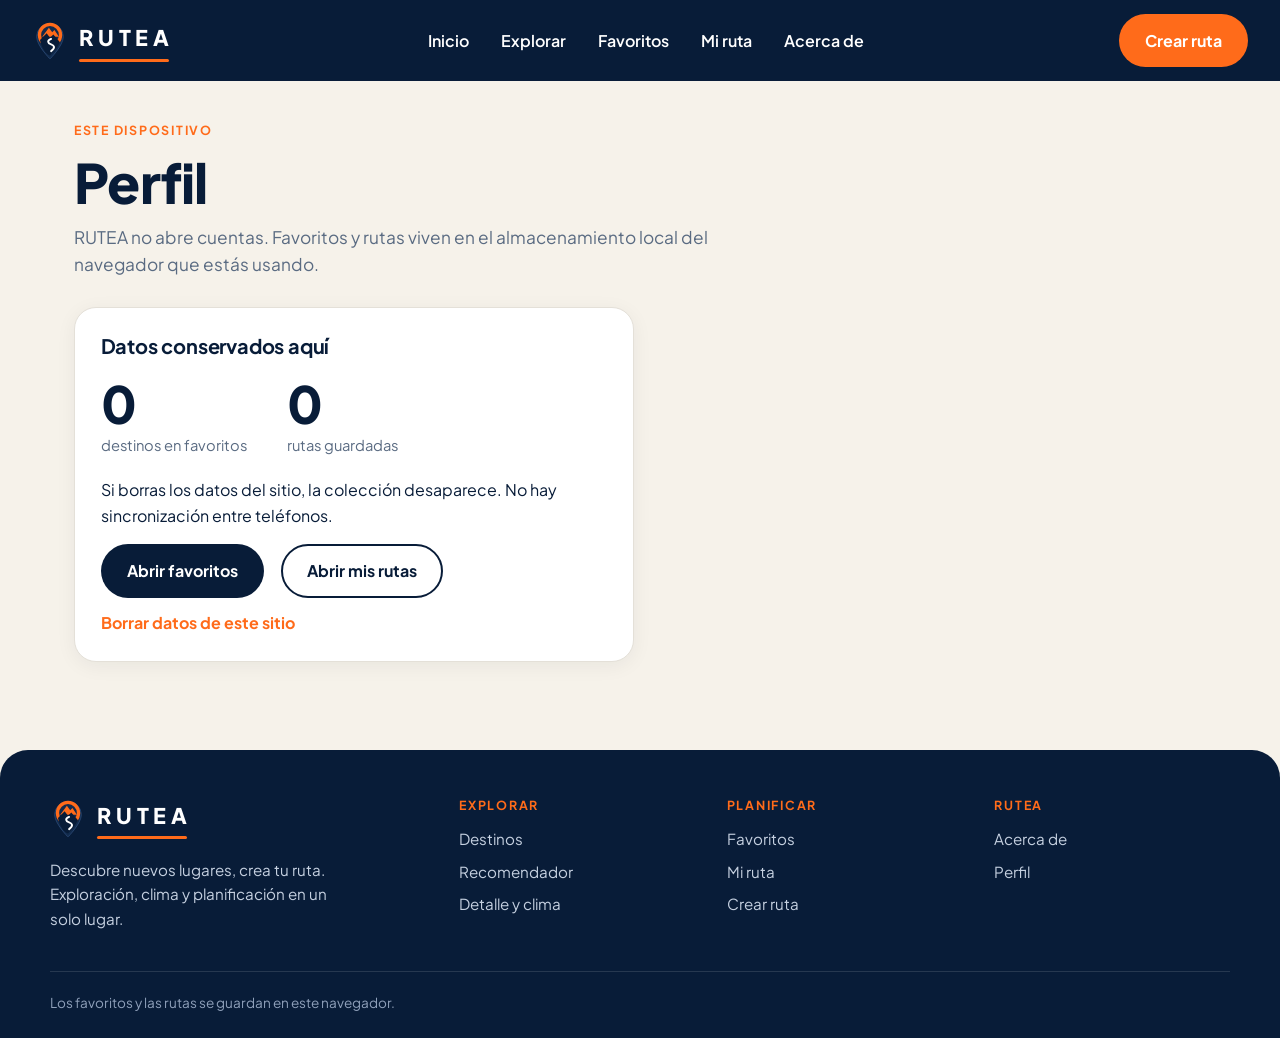
<file: perfil.html>
<!DOCTYPE html>
<html lang="es">
<head>
  <meta charset="UTF-8">
  <meta name="viewport" content="width=device-width, initial-scale=1">
  <title>Perfil · RUTEA</title>
  <link rel="preconnect" href="https://fonts.googleapis.com">
  <link rel="preconnect" href="https://fonts.gstatic.com" crossorigin>
  <link href="https://fonts.googleapis.com/css2?family=Plus+Jakarta+Sans:wght@400;500;600;700;800&display=swap" rel="stylesheet">
  <link rel="stylesheet" href="styles.css">
</head>
<body>

<header class="navbar">
  <a href="index.html" class="brand" aria-label="RUTEA inicio">
    <svg class="brand-pin" viewBox="0 0 64 72" aria-hidden="true">
      <path d="M32 70C32 70 8 46 8 30a24 24 0 0 1 48 0c0 16-24 40-24 40Z" fill="#122B4D" stroke="#2C4A75" stroke-width="1.5"/>
      <circle cx="32" cy="27" r="19" fill="none" stroke="#FF6B1A" stroke-width="6"/>
      <path d="M18 30 30 14l6 8 4-4 8 12Z" fill="#FF6B1A"/>
      <path d="M14 36 26 24l6 8 6-6 12 14c-4 8-10 16-18 24C24 62 16 48 14 36Z" fill="#081C38"/>
      <path d="M34 34c-8 3-6 8 0 10s8 6 0 12" fill="none" stroke="#fff" stroke-width="3.5" stroke-linecap="round"/>
    </svg>
    <span class="brand-text">RUTEA<i></i></span>
  </a>
  <nav class="nav-links" aria-label="Principal">
    <a href="index.html" class="nav-link">Inicio</a>
    <a href="explorar.html" class="nav-link">Explorar</a>
    <a href="favoritos.html" class="nav-link">Favoritos</a>
    <a href="mi-ruta.html" class="nav-link">Mi ruta</a>
    <a href="acerca.html" class="nav-link">Acerca de</a>
  </nav>
  <a href="crear-ruta.html" class="btn btn-orange nav-cta">Crear ruta</a>
</header>

<main class="container">

  <header class="page-head">
    <p class="eyebrow">ESTE DISPOSITIVO</p>
    <h1>Perfil</h1>
    <p class="lead">RUTEA no abre cuentas. Favoritos y rutas viven en el almacenamiento local del navegador que estás usando.</p>
  </header>

  <div class="card profile-card">
    <h3>Datos conservados aquí</h3>
    <div class="metrics">
      <div class="metric"><strong>0</strong><span>destinos en favoritos</span></div>
      <div class="metric"><strong>0</strong><span>rutas guardadas</span></div>
    </div>
    <p>Si borras los datos del sitio, la colección desaparece. No hay sincronización entre teléfonos.</p>
    <div class="actions">
      <a href="favoritos.html" class="btn btn-navy">Abrir favoritos</a>
      <a href="mi-ruta.html" class="btn btn-outline">Abrir mis rutas</a>
    </div>
  </div>
</main>

<footer class="footer">
  <div class="footer-grid">
    <div class="footer-col">
      <a href="index.html" class="brand" aria-label="RUTEA inicio">
        <svg class="brand-pin" viewBox="0 0 64 72" aria-hidden="true">
          <path d="M32 70C32 70 8 46 8 30a24 24 0 0 1 48 0c0 16-24 40-24 40Z" fill="#122B4D" stroke="#2C4A75" stroke-width="1.5"/>
          <circle cx="32" cy="27" r="19" fill="none" stroke="#FF6B1A" stroke-width="6"/>
          <path d="M18 30 30 14l6 8 4-4 8 12Z" fill="#FF6B1A"/>
          <path d="M14 36 26 24l6 8 6-6 12 14c-4 8-10 16-18 24C24 62 16 48 14 36Z" fill="#081C38"/>
          <path d="M34 34c-8 3-6 8 0 10s8 6 0 12" fill="none" stroke="#fff" stroke-width="3.5" stroke-linecap="round"/>
        </svg>
        <span class="brand-text">RUTEA<i></i></span>
      </a>
      <p>Descubre nuevos lugares, crea tu ruta. Exploración, clima y planificación en un solo lugar.</p>
    </div>
    <div class="footer-col">
      <h4>EXPLORAR</h4>
      <a href="explorar.html">Destinos</a>
      <a href="index.html#recomendador">Recomendador</a>
      <a href="detalle-destino.html">Detalle y clima</a>
    </div>
    <div class="footer-col">
      <h4>PLANIFICAR</h4>
      <a href="favoritos.html">Favoritos</a>
      <a href="mi-ruta.html">Mi ruta</a>
      <a href="crear-ruta.html">Crear ruta</a>
    </div>
    <div class="footer-col">
      <h4>RUTEA</h4>
      <a href="acerca.html">Acerca de</a>
      <a href="perfil.html">Perfil</a>
    </div>
  </div>
  <p class="footer-bottom">Los favoritos y las rutas se guardan en este navegador.</p>
</footer>

<script type="module" src="js/pages/perfil.js"></script>
</body>
</html>
</file>
<file: styles.css>
/* ==========================================================================
   RUTEA · styles.css
   Hoja de estilos única compartida por todas las páginas del sitio.

   ÍNDICE
   1. Variables
   2. Reset / Utilidades
   3. Navbar / Footer
   4. Inicio
   5. Explorar
   6. Detalle Destino
   7. Favoritos
   8. Rutas y Formularios
   9. Responsive
   ========================================================================== */


/* ==========================================================================
   1. VARIABLES
   Paleta, radios y sombra del sistema de diseño de RUTEA.
   ========================================================================== */
:root {
  --navy: #081C38;
  --navy-light: #122B4D;
  --bg-cream: #F6F2EA;
  --white: #FFFFFF;
  --orange: #FF6B1A;
  --orange-hover: #E55A0D;
  --peach: #FFF0E5;
  --badge-blue: #EBF1F8;
  --text-main: #081C38;
  --text-muted: #5A6B82;
  --border: #E4E0D8;
  --alert-bg: #E6F4EA;
  --alert-text: #25603E;
  --radius-lg: 22px;
  --radius-pill: 999px;
  --shadow: 0 4px 20px rgba(8, 28, 56, 0.06);
}


/* ==========================================================================
   2. RESET / UTILIDADES
   Normalización básica, tipografía, botones, badges, tarjetas y fotos.
   ========================================================================== */

/* --- Reset --- */
*, *::before, *::after { box-sizing: border-box; }
html { scroll-behavior: smooth; }

body {
  margin: 0;
  font-family: 'Plus Jakarta Sans', 'Inter', system-ui, sans-serif;
  background: var(--bg-cream);
  color: var(--text-main);
  font-size: 16px;
  line-height: 1.6;
  -webkit-font-smoothing: antialiased;
}

h1, h2, h3, h4 { margin: 0 0 .5rem; line-height: 1.2; letter-spacing: -0.01em; }
h1 { font-size: clamp(2rem, 4.5vw, 3.4rem); font-weight: 800; }
h2 { font-size: clamp(1.5rem, 3vw, 2.2rem); font-weight: 800; }
h3 { font-size: 1.25rem; font-weight: 700; }
h4 { font-size: 1rem; font-weight: 700; }
p  { margin: 0 0 1rem; }
a  { color: inherit; text-decoration: none; }
img, svg { max-width: 100%; display: block; }
button, input, textarea { font-family: inherit; font-size: 1rem; }
:focus-visible { outline: 3px solid var(--orange); outline-offset: 2px; }

/* --- Contenedor central --- */
.container { width: 100%; max-width: 1180px; margin: 0 auto; padding: 2.5rem 1.5rem 3.5rem; }

/* --- Textos auxiliares --- */
.eyebrow { color: var(--orange); font-weight: 700; font-size: .78rem; letter-spacing: .14em; text-transform: uppercase; margin-bottom: .6rem; }
.lead { color: var(--text-muted); font-size: 1.08rem; max-width: 720px; }
.meta { color: var(--text-muted); font-size: .92rem; display: block; margin-bottom: .6rem; }
.note { color: var(--text-muted); font-size: .85rem; }

/* --- Encabezado de página --- */
.page-head { margin-bottom: 1.75rem; }
.page-head .actions { margin-top: 1.25rem; }
.page-head h1 { display: flex; flex-wrap: wrap; align-items: center; gap: .75rem; }

/* --- Botones y enlaces (las etiquetas <a> usan la clase .btn) --- */
.btn {
  display: inline-flex; align-items: center; justify-content: center;
  padding: .75rem 1.5rem; border: 2px solid transparent; border-radius: var(--radius-pill);
  font-weight: 700; cursor: pointer; white-space: nowrap;
  transition: background .2s, color .2s, border-color .2s, transform .15s;
}
button.btn { appearance: none; font: inherit; }
.btn:hover { transform: translateY(-1px); }
.btn-orange { background: var(--orange); color: var(--white); }
.btn-orange:hover { background: var(--orange-hover); }
.btn-navy { background: var(--navy); color: var(--white); }
.btn-navy:hover { background: var(--navy-light); }
.btn-outline { background: transparent; color: var(--navy); border-color: var(--navy); }
.btn-outline:hover { background: var(--navy); color: var(--white); }
.btn-peach { background: var(--peach); color: var(--orange-hover); }
.btn-peach:hover { background: #FFE2CE; }
.btn-block { width: 100%; }
.link-orange { color: var(--orange); font-weight: 700; cursor: pointer; }
.link-orange:hover { color: var(--orange-hover); text-decoration: underline; }
.actions { display: flex; flex-wrap: wrap; align-items: center; gap: .75rem 1.1rem; margin-top: 1rem; }

/* --- Badges --- */
.badge { display: inline-block; padding: .25rem .85rem; border-radius: var(--radius-pill); font-size: .78rem; font-weight: 700; vertical-align: middle; }
.badge-blue  { background: var(--badge-blue); color: var(--navy); }
.badge-peach { background: var(--peach); color: var(--orange-hover); }

/* --- Tarjetas --- */
.card { background: var(--white); border: 1px solid var(--border); border-radius: var(--radius-lg); box-shadow: var(--shadow); padding: 1.6rem; }
.card-head { display: flex; align-items: center; justify-content: space-between; gap: 1rem; margin-bottom: 1rem; }
.card-head h3 { margin: 0; }
.card-body { padding: 1.5rem; }
.card-dark { background: var(--navy); color: var(--white); border-color: var(--navy); }
.card-dark h3 { color: var(--white); }
.coords { color: #B9C6DA; margin: 0; }
.stack { display: flex; flex-direction: column; gap: 1.25rem; }

/* --- Fotos reales (etiquetas <img>) --- */
.photo { width: 100%; height: 100%; object-fit: cover; background: var(--navy-light); }
.photo-wide { aspect-ratio: 16 / 8; border-radius: var(--radius-lg); box-shadow: var(--shadow); }

/* --- Alertas --- */
.alert {
  background: var(--alert-bg); color: var(--alert-text);
  border: 1px solid rgba(37, 96, 62, .15); border-radius: 16px;
  padding: .9rem 1.25rem; font-weight: 600; margin-bottom: 1.75rem;
}
.alert[hidden] { display: none !important; }
.alert-error {
  background: #FDECEC; color: #8B1E1E;
  border-color: rgba(139, 30, 30, .18);
}
.loading-msg { padding: 1rem 0; }

/* --- Skeletons --- */
@keyframes pulse {
  0%, 100% { opacity: 1; }
  50% { opacity: .5; }
}
.sk-block,
.sk-line,
.sk-pill {
  background-color: rgba(8, 28, 56, 0.12);
  border-radius: 0.375rem;
  animation: pulse 2s cubic-bezier(0.4, 0, 0.6, 1) infinite;
}
.sk-line { display: block; height: 14px; margin: .45rem 0; }
.sk-title { height: 22px; width: 55%; margin: .55rem 0; }
.sk-w-30 { width: 30%; }
.sk-w-50 { width: 50%; }
.sk-w-70 { width: 70%; }
.sk-w-90 { width: 90%; }
.sk-media { display: block; min-height: 160px; width: 100%; border-radius: 0; }
.sk-avatar { display: block; width: 64px; height: 64px; border-radius: 18px; flex-shrink: 0; }
.sk-pill { display: inline-block; height: 38px; width: 120px; border-radius: 999px; }
.sk-pill-sm { width: 72px; height: 28px; }
.sk-actions { display: flex; gap: .75rem; margin-top: 1rem; }
.sk-card { pointer-events: none; }
.featured-big.sk-card .sk-media { min-height: 280px; }
.dest-card .sk-media { aspect-ratio: 16 / 10; min-height: 0; }
.fav-card .sk-thumb { width: 110px; height: 110px; flex-shrink: 0; border-radius: 18px; }
.photo-wide.sk-media,
.sk-photo {
  aspect-ratio: 16 / 8;
  min-height: 220px;
  width: 100%;
  border-radius: var(--radius-lg);
  box-shadow: none;
}
.info-grid .sk-line { margin: .2rem 0; }
.card-dark .sk-block,
.card-dark .sk-line {
  background: rgba(255, 255, 255, 0.14);
}
.field-error { color: #8B1E1E; font-size: .85rem; font-weight: 600; }
.field-hint { display: block; margin-top: .35rem; }
.input-invalid { border-color: #C0392B !important; }
.input-locked {
  background: #F1F2F4 !important;
  color: var(--text-muted);
  cursor: not-allowed;
  border-color: var(--border) !important;
  box-shadow: none !important;
}
button.link-orange, button.fav-remove {
  appearance: none; background: none; border: 0; padding: 0; font: inherit;
  color: var(--orange); font-weight: 700; cursor: pointer;
}
button.link-orange:hover, button.fav-remove:hover { color: var(--orange-hover); text-decoration: underline; }

/* --- Layout de dos columnas --- */
.two-col { display: grid; grid-template-columns: 1fr 1fr; gap: 1.5rem; align-items: start; }

/* --- Banner navy con línea de pasos --- */
.banner-navy { background: var(--navy); color: var(--white); border-radius: var(--radius-lg); padding: 2.5rem; margin: 2rem 0; }
.banner-navy h2, .banner-navy h3 { color: var(--white); }
.banner-navy p { color: #C5D0E0; max-width: none; }
.steps-line { position: relative; display: flex; justify-content: space-between; align-items: flex-start; width: 100%; margin-top: 2rem; padding: 0 .5rem; }
.steps-line::before { content: ""; position: absolute; top: 9px; left: 1.25rem; right: 1.25rem; border-top: 3px dotted var(--orange); }
.step-node { position: relative; z-index: 1; display: flex; flex-direction: column; align-items: center; gap: .6rem; text-align: center; }
.step-node .dot { width: 20px; height: 20px; background: var(--orange); border-radius: 50%; box-shadow: 0 0 0 5px var(--navy); }
.step-node b { color: var(--white); font-size: .95rem; }


/* ==========================================================================
   3. NAVBAR / FOOTER
   Componentes globales repetidos en todas las páginas.
   ========================================================================== */

/* --- Navbar --- */
.navbar {
  position: sticky; top: 0; z-index: 50;
  display: flex; align-items: center; justify-content: space-between; gap: 1.5rem;
  background: var(--navy); color: var(--white); padding: .85rem 2rem;
}
.brand { display: inline-flex; align-items: center; gap: .7rem; color: var(--white); }
.brand-pin { width: 36px; height: 40px; flex-shrink: 0; }
.brand-text { position: relative; font-weight: 800; font-size: 1.35rem; letter-spacing: .22em; padding-bottom: 4px; }
.brand-text i { position: absolute; left: 0; right: .22em; bottom: -2px; height: 3px; border-radius: 3px; background: var(--orange); }
.nav-links { display: flex; align-items: center; gap: 2rem; }
.nav-link { color: var(--white); font-weight: 600; padding: .3rem 0; transition: color .2s; }
.nav-link:hover { color: #FFB27A; }
.nav-link.active { color: var(--orange); }

/* --- Footer --- */
.footer { background: var(--navy); color: #C5D0E0; border-radius: 28px 28px 0 0; padding: 3rem 2rem 1.5rem; margin-top: 2rem; }
.footer-grid { max-width: 1180px; margin: 0 auto; display: grid; grid-template-columns: 1.6fr 1fr 1fr 1fr; gap: 2rem; }
.footer-col { display: flex; flex-direction: column; gap: .5rem; }
.footer-col p { max-width: 300px; margin: .75rem 0 0; font-size: .95rem; }
.footer-col h4 { color: var(--orange); font-size: .78rem; letter-spacing: .14em; margin-bottom: .4rem; }
.footer-col a:not(.brand) { color: #C5D0E0; font-size: .95rem; transition: color .2s; }
.footer-col a:not(.brand):hover { color: var(--white); }
.footer-bottom { max-width: 1180px; margin: 2.5rem auto 0; padding-top: 1.25rem; border-top: 1px solid rgba(255, 255, 255, .12); font-size: .85rem; color: #8FA0BA; }


/* ==========================================================================
   4. INICIO (index.html)
   Hero, destacados, banner de pasos y bloque recomendador/clima.
   ========================================================================== */

/* --- Hero y buscador --- */
.hero { padding: 1.5rem 0 2.5rem; }
.hero h1 { max-width: 800px; }
.search-pill {
  display: flex; align-items: center; gap: .5rem; max-width: 680px; margin: 1.5rem 0 1rem;
  background: var(--white); border: 1px solid var(--border); border-radius: var(--radius-pill);
  padding: .4rem .4rem .4rem 1.5rem; box-shadow: var(--shadow);
}
.search-pill input { flex: 1; min-width: 0; border: 0; outline: 0; background: transparent; color: var(--text-main); }
.search-pill input::placeholder { color: var(--text-muted); }
.mini-links { display: flex; flex-wrap: wrap; gap: 1.25rem; }

/* --- Grid de destacados (1 grande + 2 apiladas) --- */
.featured-grid { display: grid; grid-template-columns: 1.4fr 1fr; gap: 1.5rem; margin-bottom: 2rem; }
.featured-big, .featured-small { padding: 0; overflow: hidden; display: flex; }
.featured-big { flex-direction: column; }
.featured-big .media { flex: 1; min-height: 280px; }
.featured-side { display: grid; grid-template-rows: 1fr 1fr; gap: 1.5rem; }
.featured-small .media { width: 42%; flex-shrink: 0; }
.featured-small .card-body { display: flex; flex-direction: column; justify-content: center; padding: 1.25rem; }
.featured-small .card-body h3 { margin-bottom: .15rem; }
.media { overflow: hidden; }

/* --- Bloque recomendador + clima --- */
.bottom-block { margin-top: 2.5rem; scroll-margin-top: 90px; }
.recomendador-block { display: flex; flex-direction: column; gap: 1.5rem; }
.recomendador-intro { max-width: 640px; }
.recomendador-grid { align-items: stretch; gap: 1.75rem; }
.recommend-form { max-width: none; margin: 0; }
.recommend-hint { margin: 0; }
.origin-weather-place { margin: 0 0 .75rem; font-weight: 600; color: var(--navy); }
.recommend-results { scroll-margin-top: 90px; }

/* --- Toasts --- */
.ui-toasts {
  position: fixed;
  right: max(1.25rem, env(safe-area-inset-right));
  bottom: max(1.25rem, env(safe-area-inset-bottom));
  z-index: 200;
  display: flex;
  flex-direction: column;
  gap: .55rem;
  max-width: min(400px, calc(100vw - 2.5rem));
  pointer-events: none;
}
.ui-toast {
  display: flex;
  align-items: flex-start;
  gap: .65rem;
  padding: .85rem 1rem;
  border-left: 4px solid var(--orange);
  border-radius: 14px;
  background: #081C38;
  color: #fff;
  box-shadow: 0 12px 32px rgba(8, 28, 56, .28);
  pointer-events: auto;
  animation: toast-in .22s ease-out;
  font-size: .9rem;
  font-weight: 600;
  line-height: 1.35;
}
.ui-toast--warn { border-left-color: #FFB347; }
.ui-toast--error { border-left-color: #E85D5D; }
.ui-toast--info { border-left-color: var(--orange); }
.ui-toast__msg { flex: 1; }
.ui-toast__close {
  margin-left: .25rem;
  padding: 0 .35rem;
  border: 0;
  background: transparent;
  color: inherit;
  cursor: pointer;
  font-size: 1.15rem;
  line-height: 1;
  opacity: .8;
}
.ui-toast__close:hover { opacity: 1; }
.ui-toast--out { opacity: 0; transform: translateY(8px); transition: .2s ease; }
@keyframes toast-in {
  from { opacity: 0; transform: translateY(10px); }
  to { opacity: 1; transform: translateY(0); }
}
.recommend-results-head { margin-bottom: 1rem; }
.recommend-results-head h3 { margin: 0; }
.recommend-grid { margin-bottom: 0; }
.field select {
  width: 100%; padding: .8rem 1rem; background: #FCFBF8; color: var(--text-main);
  border: 1.5px solid var(--border); border-radius: 14px; transition: border-color .2s, box-shadow .2s;
  font: inherit; appearance: none;
  background-image: url("data:image/svg+xml,%3Csvg xmlns='http://www.w3.org/2000/svg' width='12' height='8' viewBox='0 0 12 8'%3E%3Cpath fill='%23122B4D' d='M1 1l5 5 5-5'/%3E%3C/svg%3E");
  background-repeat: no-repeat;
  background-position: right 1rem center;
  padding-right: 2.5rem;
}
.field select:focus { outline: 0; border-color: var(--orange); box-shadow: 0 0 0 4px rgba(255, 107, 26, .15); }
.weather-card h3 { margin: 0; }
.weather-now { display: flex; align-items: center; gap: 1rem; margin-bottom: 1rem; }
.sun-box { display: grid; place-items: center; width: 64px; height: 64px; flex-shrink: 0; background: var(--peach); border-radius: 18px; }
.temp { display: block; font-size: 2.6rem; font-weight: 800; line-height: 1; margin-bottom: .3rem; }
.temp-label { margin: 0 0 .5rem; }
.temp-range {
  display: grid;
  grid-template-columns: 1fr 1fr;
  gap: .75rem;
  margin: 0 0 1rem;
}
.temp-stat {
  background: #F1F2F4;
  border-radius: 16px;
  padding: .9rem 1rem;
}
.temp-stat-label {
  display: block;
  color: var(--text-muted);
  font-size: .78rem;
  font-weight: 700;
  letter-spacing: .06em;
  text-transform: uppercase;
  margin-bottom: .35rem;
}
.temp-stat-value {
  display: block;
  font-size: 1.85rem;
  font-weight: 800;
  line-height: 1;
  color: var(--navy);
}


/* ==========================================================================
   5. EXPLORAR (explorar.html)
   Sidebar de filtros, grid de destinos y estado vacío.
   ========================================================================== */
.explore-layout { display: grid; grid-template-columns: 240px 1fr; gap: 1.75rem; align-items: start; }
.sidebar { position: sticky; top: 90px; }
.pill-list { display: flex; flex-direction: column; gap: .5rem; margin: 1rem 0; }
.pill { display: block; border-radius: var(--radius-pill); padding: .6rem 1rem; font-weight: 600; background: var(--peach); color: var(--navy); transition: background .2s; }
.pill:hover { background: #FFE2CE; }
.pill-active { background: var(--navy); color: var(--white); }
.pill-active:hover { background: var(--navy-light); }
.results-count { margin-bottom: 1rem; }
.dest-grid { display: grid; grid-template-columns: repeat(2, 1fr); gap: 1.25rem; margin-bottom: 1.5rem; }
.dest-card { padding: 0; overflow: hidden; }
.dest-card .media { aspect-ratio: 16 / 10; }
.dest-card .card-body h3 { margin-bottom: .1rem; }
.empty-card { border-style: dashed; }
.empty-card h3 { margin-bottom: .4rem; }


/* ==========================================================================
   6. DETALLE DESTINO (detalle-destino.html)
   Tabla de datos geográficos, clima y pronóstico.
   ========================================================================== */
.flag { font-size: .9em; }
.detail-grid { align-items: start; }
.info-grid { display: grid; grid-template-columns: 1fr 1fr; padding: 0; overflow: hidden; }
.info-cell { display: flex; flex-direction: column; gap: .15rem; padding: 1.1rem 1.4rem; border-bottom: 1px solid var(--border); }
.info-cell:nth-child(odd) { border-right: 1px solid var(--border); }
.info-cell:nth-last-child(-n+2) { border-bottom: 0; }
.info-cell span { color: var(--text-muted); font-size: .8rem; font-weight: 600; letter-spacing: .08em; text-transform: uppercase; }
.info-cell b { font-size: 1.05rem; }
.dot-big { width: 26px; height: 26px; margin: 0 .6rem; flex-shrink: 0; background: var(--orange); border-radius: 50%; box-shadow: 0 0 0 8px var(--peach); }
.forecast { display: grid; grid-template-columns: repeat(3, 1fr); gap: .75rem; margin-top: .75rem; }
.mini-card { display: flex; flex-direction: column; gap: .15rem; background: #F1F2F4; border-radius: 16px; padding: .9rem .5rem; text-align: center; }
.mini-card span { color: var(--text-muted); font-size: .82rem; font-weight: 600; }
.mini-card b { font-size: 1.5rem; }
.mini-card small { color: var(--text-muted); }


/* ==========================================================================
   7. FAVORITOS (favoritos.html)
   Tarjetas horizontales con miniatura cuadrada.
   ========================================================================== */
.fav-card { position: relative; display: flex; align-items: center; gap: 1.5rem; padding: 1.25rem; }
.thumb { width: 110px; height: 110px; flex-shrink: 0; border-radius: 18px; object-fit: cover; background: var(--navy-light); }
.fav-info { flex: 1; }
.fav-info h3 { margin-bottom: .1rem; }
.fav-info .actions { margin-top: .5rem; }
.fav-remove { position: absolute; top: 1.25rem; right: 1.5rem; font-size: .9rem; }


/* ==========================================================================
   8. RUTAS Y FORMULARIOS
   Tarjetas de rutas, línea de tiempo, formulario y perfil
   (usadas en mi-ruta, detalle-ruta, crear-ruta, acerca y perfil).
   ========================================================================== */

/* --- Tarjetas de ruta --- */
.route-card { display: grid; grid-template-columns: 200px 1fr auto; align-items: center; gap: 1.5rem; }
.route-dates { display: flex; flex-direction: column; }
.route-dates b { font-size: 1.05rem; }
.route-main h3 { margin-bottom: .1rem; }
.route-main .meta, .route-dates .meta { margin: 0; }
.route-card .actions { margin: 0; }

/* --- Línea de tiempo --- */
.timeline { list-style: none; margin: 0; padding: 0 0 0 2.25rem; position: relative; }
.timeline::before { content: ""; position: absolute; left: 9px; top: 12px; bottom: 12px; width: 3px; background: var(--orange); border-radius: 3px; }
.timeline li { position: relative; background: var(--white); border: 1px solid var(--border); border-radius: var(--radius-lg); padding: 1.1rem 1.4rem; margin-bottom: 1rem; box-shadow: var(--shadow); }
.timeline li::before { content: ""; position: absolute; left: -2.25rem; top: 1.5rem; width: 21px; height: 21px; border-radius: 50%; background: var(--orange); box-shadow: 0 0 0 5px var(--bg-cream); }
.timeline h3 { font-size: 1.05rem; margin-bottom: .2rem; }
.timeline p { margin: 0; color: var(--text-muted); }

/* --- Formulario --- */
.form-card {
  max-width: 680px;
  margin-inline: auto;
  display: flex;
  flex-direction: column;
  gap: 1.25rem;
  padding: 2rem;
}
/* Título/lead alineados con la tarjeta centrada (crear / editar ruta) */
.container:has(> .form-card) > .page-head {
  max-width: 680px;
  margin-inline: auto;
  margin-bottom: 1.75rem;
}
.field { display: flex; flex-direction: column; gap: .4rem; flex: 1; min-width: 0; }
.field-row { display: flex; gap: 1.25rem; }
.field label { font-weight: 700; font-size: .92rem; }
.field input, .field textarea {
  width: 100%; padding: .8rem 1rem; background: #FCFBF8; color: var(--text-main);
  border: 1.5px solid var(--border); border-radius: 14px; transition: border-color .2s, box-shadow .2s;
}
.field textarea { resize: vertical; }
.field input:focus, .field textarea:focus { outline: 0; border-color: var(--orange); box-shadow: 0 0 0 4px rgba(255, 107, 26, .15); }
.form-card .actions { margin-top: .5rem; }
.days-editor {
  display: flex;
  flex-direction: column;
  gap: .85rem;
  padding-top: .5rem;
  border-top: 1px solid var(--border);
}
.days-editor[hidden] { display: none !important; }
.days-editor h3 { margin: 0; font-size: 1.05rem; }
.days-fields { display: flex; flex-direction: column; gap: .85rem; }
.route-add-card { border-style: dashed; text-align: left; }

/* --- Perfil --- */
.profile-card { max-width: 560px; }
.metrics { display: flex; gap: 2.5rem; margin: 1.25rem 0; }
.metric { display: flex; flex-direction: column; }
.metric strong { font-size: 3.2rem; font-weight: 800; color: var(--navy); line-height: 1; }
.metric span { color: var(--text-muted); font-size: .92rem; margin-top: .3rem; }


/* ==========================================================================
   9. RESPONSIVE
   Tablet (≤ 960px) y móvil (≤ 600px).
   ========================================================================== */

/* --- Tablet --- */
@media (max-width: 960px) {
  .navbar { flex-wrap: wrap; padding: .8rem 1.25rem; gap: .75rem 1rem; }
  .nav-links { order: 3; width: 100%; overflow-x: auto; gap: 1.5rem; padding-bottom: .25rem; }
  .nav-link { white-space: nowrap; }
  .nav-cta { margin-left: auto; }
  .featured-grid, .two-col { grid-template-columns: 1fr; }
  .featured-big .media { min-height: 220px; }
  .recomendador-block { gap: 1.25rem; }
  .explore-layout { grid-template-columns: 1fr; }
  .sidebar { position: static; }
  .pill-list { flex-direction: row; flex-wrap: wrap; }
  .route-card { grid-template-columns: 1fr; gap: .75rem; }
  .footer-grid { grid-template-columns: 1fr 1fr; }
}

/* --- Móvil --- */
@media (max-width: 600px) {
  .container { padding: 1.75rem 1rem 2.5rem; }
  .banner-navy { padding: 1.75rem 1.25rem; }
  .search-pill { flex-direction: column; align-items: stretch; border-radius: 28px; padding: 1rem; }
  .search-pill .btn { width: 100%; }
  .featured-small { flex-direction: column; }
  .featured-small .media { width: 100%; aspect-ratio: 16 / 9; }
  .dest-grid { grid-template-columns: 1fr; }
  .field-row { flex-direction: column; gap: 1.25rem; }
  .form-card { padding: 1.4rem; }
  .fav-card { flex-direction: column; align-items: flex-start; gap: 1rem; }
  .thumb { width: 100%; height: 150px; }
  .fav-remove { top: 1.4rem; right: 1.5rem; background: rgba(255, 255, 255, .9); padding: .1rem .6rem; border-radius: 999px; }
  .steps-line { padding: 0; }
  .steps-line::before { left: 1rem; right: 1rem; }
  .step-node b { font-size: .8rem; }
  .info-grid { grid-template-columns: 1fr; }
  .info-cell:nth-child(odd) { border-right: 0; }
  .info-cell:nth-last-child(2) { border-bottom: 1px solid var(--border); }
  .metrics { gap: 1.5rem; }
  .footer-grid { grid-template-columns: 1fr; }
  .footer { padding: 2.25rem 1.25rem 1.25rem; }
  .brand-text { font-size: 1.15rem; }
}
</file>
